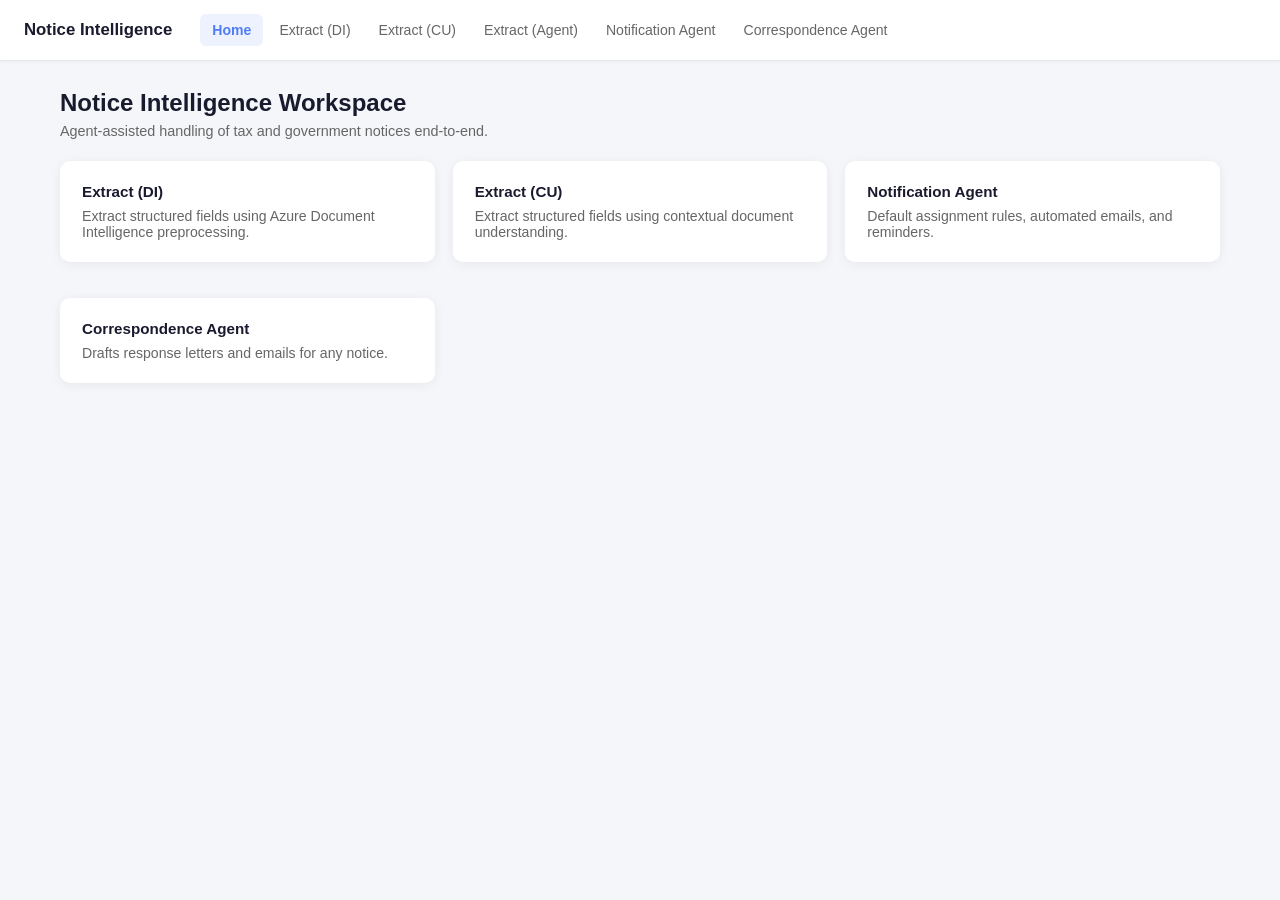
<file: src/agentdi/wwwroot/index.html>
<!DOCTYPE html>
<html lang="en">
<head>
  <meta charset="UTF-8" />
  <meta name="viewport" content="width=device-width, initial-scale=1.0" />
  <title>Notice Intelligence</title>
  <link rel="stylesheet" href="assets/styles.css" />
</head>
<body>
  <main>
    <h1>Notice Intelligence Workspace</h1>
    <div class="subtitle">Agent-assisted handling of tax and government notices end-to-end.</div>

    <div class="grid-3">
      <a class="card" href="pages/extract-di.html" style="text-decoration:none;color:inherit;">
        <h3>Extract (DI)</h3>
        <p style="color:var(--muted);font-size:0.88rem;">Extract structured fields using Azure Document Intelligence preprocessing.</p>
      </a>
      <a class="card" href="pages/extract-cu.html" style="text-decoration:none;color:inherit;">
        <h3>Extract (CU)</h3>
        <p style="color:var(--muted);font-size:0.88rem;">Extract structured fields using contextual document understanding.</p>
      </a>
      <a class="card" href="pages/notification.html" style="text-decoration:none;color:inherit;">
        <h3>Notification Agent</h3>
        <p style="color:var(--muted);font-size:0.88rem;">Default assignment rules, automated emails, and reminders.</p>
      </a>
      <a class="card" href="pages/correspondence.html" style="text-decoration:none;color:inherit;">
        <h3>Correspondence Agent</h3>
        <p style="color:var(--muted);font-size:0.88rem;">Drafts response letters and emails for any notice.</p>
      </a>
    </div>
  </main>

  <script src="assets/app.js?v=20260506"></script>
  <script>renderHeader('Home');</script>
</body>
</html>
</file>
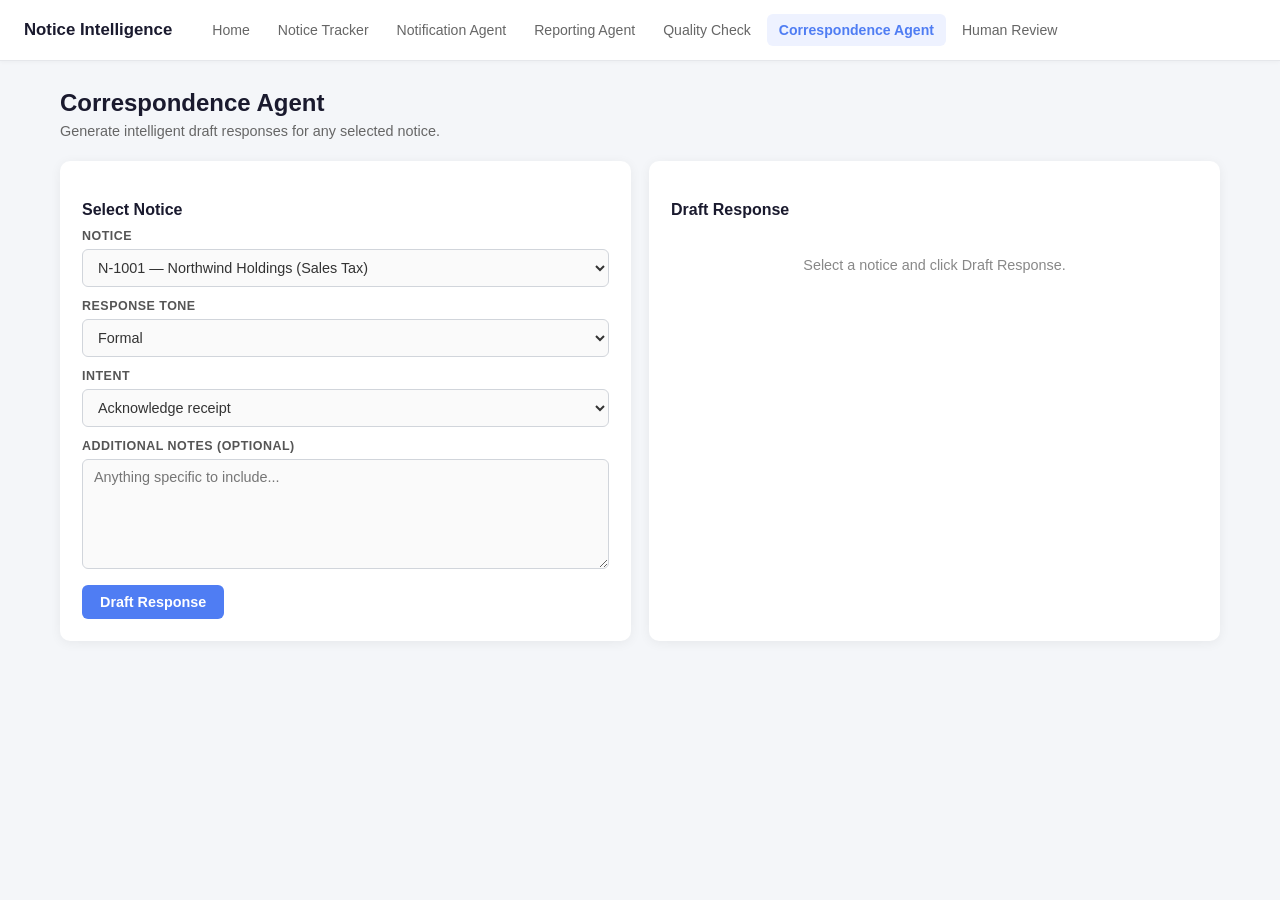
<file: src/app/pages/correspondence.html>
<!DOCTYPE html>
<html lang="en">
<head>
  <meta charset="UTF-8" />
  <meta name="viewport" content="width=device-width, initial-scale=1.0" />
  <title>Correspondence Agent</title>
  <link rel="stylesheet" href="../assets/styles.css" />
</head>
<body>
  <main>
    <h1>Correspondence Agent</h1>
    <div class="subtitle">Generate intelligent draft responses for any selected notice.</div>

    <div class="grid-2">
      <div class="card">
        <h2>Select Notice</h2>
        <div class="row">
          <label>Notice</label>
          <select id="notice-select"></select>
        </div>
        <div class="row">
          <label>Response Tone</label>
          <select id="tone">
            <option value="formal">Formal</option>
            <option value="concise">Concise</option>
            <option value="apologetic">Apologetic</option>
            <option value="dispute">Dispute</option>
          </select>
        </div>
        <div class="row">
          <label>Intent</label>
          <select id="intent">
            <option value="acknowledge">Acknowledge receipt</option>
            <option value="request-extension">Request extension</option>
            <option value="dispute">Dispute amount</option>
            <option value="confirm-payment">Confirm payment</option>
          </select>
        </div>
        <div class="row">
          <label>Additional Notes (optional)</label>
          <textarea id="notes" placeholder="Anything specific to include..."></textarea>
        </div>
        <button id="generate">Draft Response</button>
      </div>

      <div class="card">
        <h2>Draft Response</h2>
        <div id="draft-area">
          <div class="empty">Select a notice and click Draft Response.</div>
        </div>
      </div>
    </div>
  </main>

  <script src="../assets/data.js"></script>
  <script src="../assets/app.js"></script>
  <script>
    renderHeader('Correspondence Agent');

    const sel = document.getElementById('notice-select');
    sel.innerHTML = MOCK.notices.map(n =>
      `<option value="${n.id}">${esc(n.id)} — ${esc(n.entity)} (${esc(n.taxType)})</option>`
    ).join('');

    function draft(notice, tone, intent, notes) {
      const greeting = tone === 'concise' ? 'Hello,' : 'To Whom It May Concern,';
      const closing = tone === 'concise' ? 'Regards,' : 'Sincerely,';
      const intro = {
        acknowledge: `We acknowledge receipt of notice ${notice.id} dated ${notice.noticeDate} regarding ${notice.taxType}.`,
        'request-extension': `We are writing in reference to notice ${notice.id} dated ${notice.noticeDate} and respectfully request an extension to respond.`,
        dispute: `We are writing in reference to notice ${notice.id} dated ${notice.noticeDate}. After review, we believe the assessed amount of ${notice.amountDue ?? 0} ${notice.currency} requires further clarification.`,
        'confirm-payment': `We confirm payment in response to notice ${notice.id} dated ${notice.noticeDate} for ${notice.taxType}.`
      }[intent];

      const body = {
        acknowledge: `We are reviewing the items described and will respond by ${notice.dueDate ?? 'the indicated due date'}.`,
        'request-extension': `Given the volume of supporting documentation required, we request an additional 30 days beyond the current due date of ${notice.dueDate ?? 'the indicated due date'}.`,
        dispute: `Our records indicate a different calculation. We have attached supporting documentation and request a review at your earliest convenience.`,
        'confirm-payment': `Payment has been remitted in full. Please update your records and confirm receipt.`
      }[intent];

      const apology = tone === 'apologetic' ? '\n\nWe apologize for any inconvenience caused and appreciate your patience.' : '';
      const extra = notes ? `\n\nAdditional information: ${notes}` : '';

      return `${greeting}\n\n${intro}\n\n${body}${apology}${extra}\n\nPlease direct any questions to the assignee on file (${notice.assignedTo}).\n\n${closing}\n${notice.entity} — Tax Operations`;
    }

    document.getElementById('generate').addEventListener('click', () => {
      const n = MOCK.notices.find(x => x.id === sel.value);
      const text = draft(
        n,
        document.getElementById('tone').value,
        document.getElementById('intent').value,
        document.getElementById('notes').value.trim()
      );
      document.getElementById('draft-area').innerHTML = `
        <textarea id="draft-text" style="min-height:280px;font-family:ui-monospace,Menlo,Consolas,monospace;font-size:0.82rem;">${esc(text)}</textarea>
        <div class="flex" style="margin-top:10px;">
          <button id="copy">Copy</button>
          <button id="save" class="btn-secondary" style="color:#fff;background:#16a34a;">Save to Notice</button>
        </div>
        <div id="save-msg"></div>
      `;
      document.getElementById('copy').addEventListener('click', () => {
        navigator.clipboard.writeText(document.getElementById('draft-text').value);
        document.getElementById('save-msg').innerHTML = `<div class="notice success">Copied to clipboard.</div>`;
      });
      document.getElementById('save').addEventListener('click', () => {
        n.attachments.push({ name: `draft-response-${Date.now()}.txt`, kind: 'response' });
        document.getElementById('save-msg').innerHTML = `<div class="notice success">Saved as response attachment on ${n.id}.</div>`;
      });
    });
  </script>
</body>
</html>
</file>
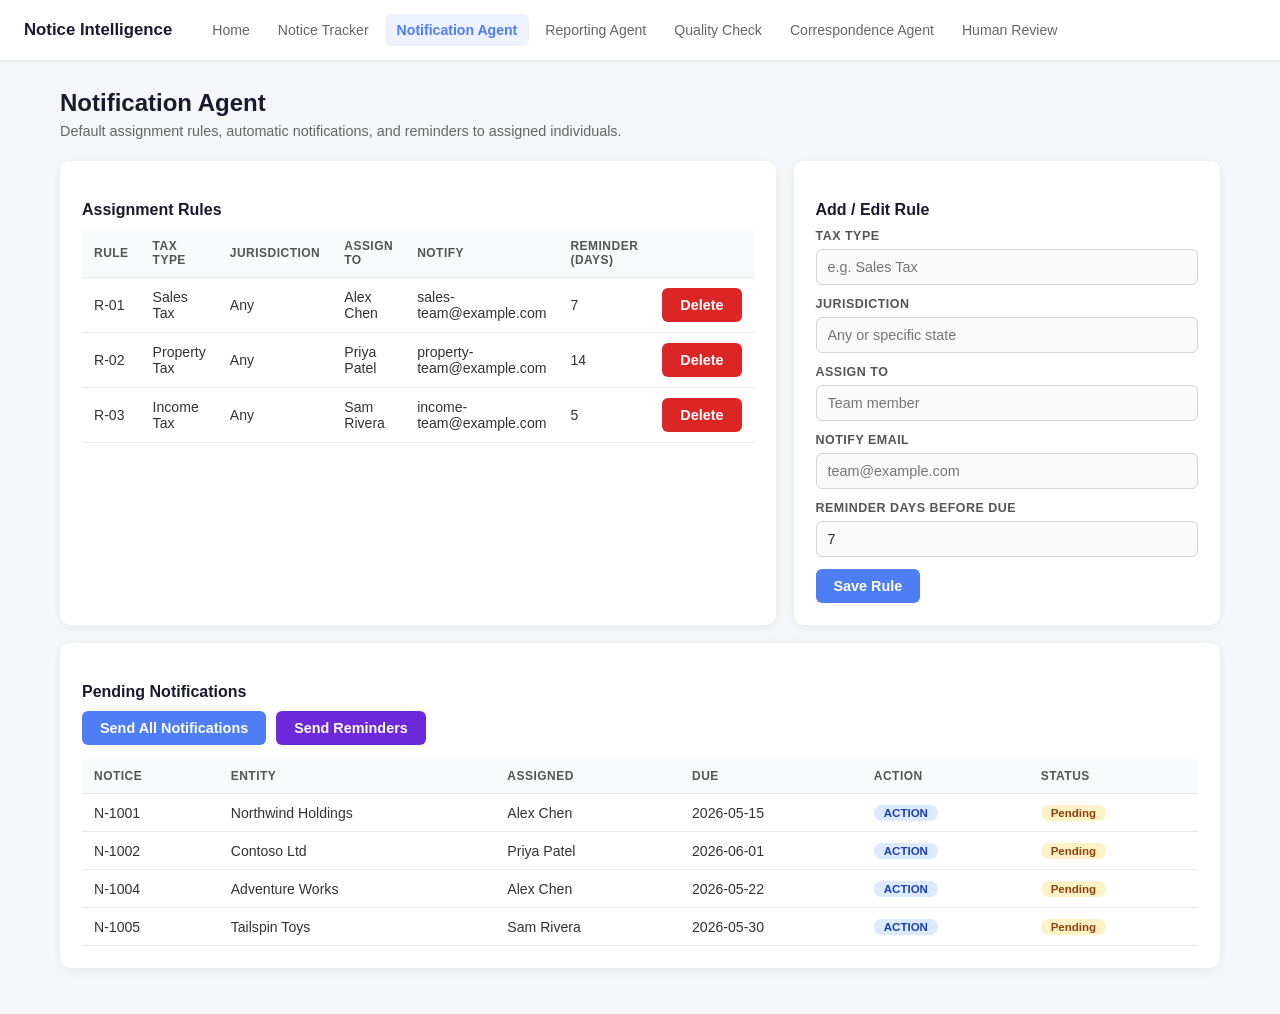
<file: src/app/pages/notification.html>
<!DOCTYPE html>
<html lang="en">
<head>
  <meta charset="UTF-8" />
  <meta name="viewport" content="width=device-width, initial-scale=1.0" />
  <title>Notification Agent</title>
  <link rel="stylesheet" href="../assets/styles.css" />
</head>
<body>
  <main>
    <h1>Notification Agent</h1>
    <div class="subtitle">Default assignment rules, automatic notifications, and reminders to assigned individuals.</div>

    <div id="msg"></div>

    <div class="grid-2">
      <div class="card">
        <h2>Assignment Rules</h2>
        <table>
          <thead>
            <tr><th>Rule</th><th>Tax Type</th><th>Jurisdiction</th><th>Assign To</th><th>Notify</th><th>Reminder (days)</th><th></th></tr>
          </thead>
          <tbody id="rules-body"></tbody>
        </table>
      </div>

      <div class="card">
        <h2>Add / Edit Rule</h2>
        <div class="row"><label>Tax Type</label><input type="text" id="r-tax" placeholder="e.g. Sales Tax" /></div>
        <div class="row"><label>Jurisdiction</label><input type="text" id="r-juris" placeholder="Any or specific state" /></div>
        <div class="row"><label>Assign To</label><input type="text" id="r-assign" placeholder="Team member" /></div>
        <div class="row"><label>Notify Email</label><input type="email" id="r-email" placeholder="team@example.com" /></div>
        <div class="row"><label>Reminder Days Before Due</label><input type="number" id="r-days" value="7" min="1" /></div>
        <button id="r-add">Save Rule</button>
      </div>
    </div>

    <div class="card">
      <h2>Pending Notifications</h2>
      <div class="toolbar">
        <button id="send-all">Send All Notifications</button>
        <button id="send-reminders" class="btn-secondary" style="color:#fff;background:#6d28d9;">Send Reminders</button>
      </div>
      <table>
        <thead>
          <tr><th>Notice</th><th>Entity</th><th>Assigned</th><th>Due</th><th>Action</th><th>Status</th></tr>
        </thead>
        <tbody id="pending-body"></tbody>
      </table>
    </div>
  </main>

  <script src="../assets/data.js"></script>
  <script src="../assets/app.js"></script>
  <script>
    renderHeader('Notification Agent');

    const sentSet = new Set();

    function showMsg(text, kind = 'success') {
      const el = document.getElementById('msg');
      el.innerHTML = `<div class="notice ${kind}">${esc(text)}</div>`;
      setTimeout(() => { el.innerHTML = ''; }, 3000);
    }

    function renderRules() {
      document.getElementById('rules-body').innerHTML = MOCK.rules.map(r => `
        <tr>
          <td>${esc(r.id)}</td>
          <td>${esc(r.taxType)}</td>
          <td>${esc(r.jurisdiction)}</td>
          <td>${esc(r.assignTo)}</td>
          <td>${esc(r.notify)}</td>
          <td>${r.reminderDays}</td>
          <td><button class="btn-danger" data-id="${r.id}">Delete</button></td>
        </tr>
      `).join('');
      document.querySelectorAll('#rules-body button[data-id]').forEach(b =>
        b.addEventListener('click', () => {
          const i = MOCK.rules.findIndex(r => r.id === b.dataset.id);
          if (i >= 0) MOCK.rules.splice(i, 1);
          renderRules();
        })
      );
    }

    function renderPending() {
      const open = MOCK.notices.filter(n => n.status !== 'Closed');
      document.getElementById('pending-body').innerHTML = open.map(n => `
        <tr>
          <td>${esc(n.id)}</td>
          <td>${esc(n.entity)}</td>
          <td>${esc(n.assignedTo)}</td>
          <td>${esc(n.dueDate)}</td>
          <td>${n.actionRequired ? '<span class="badge action">ACTION</span>' : '<span class="badge info">INFO</span>'}</td>
          <td>${sentSet.has(n.id) ? '<span class="badge closed">Notified</span>' : '<span class="badge open">Pending</span>'}</td>
        </tr>
      `).join('');
    }

    document.getElementById('r-add').addEventListener('click', () => {
      const tax = document.getElementById('r-tax').value.trim();
      const assign = document.getElementById('r-assign').value.trim();
      if (!tax || !assign) { showMsg('Tax type and assignee are required.', 'warn'); return; }
      MOCK.rules.push({
        id: 'R-' + String(MOCK.rules.length + 1).padStart(2, '0'),
        taxType: tax,
        jurisdiction: document.getElementById('r-juris').value.trim() || 'Any',
        assignTo: assign,
        notify: document.getElementById('r-email').value.trim() || 'team@example.com',
        reminderDays: parseInt(document.getElementById('r-days').value, 10) || 7
      });
      ['r-tax','r-juris','r-assign','r-email'].forEach(id => document.getElementById(id).value = '');
      renderRules();
      showMsg('Rule saved.');
    });

    document.getElementById('send-all').addEventListener('click', () => {
      const open = MOCK.notices.filter(n => n.status !== 'Closed');
      open.forEach(n => sentSet.add(n.id));
      renderPending();
      showMsg(`Notifications dispatched to ${open.length} assignees.`);
    });

    document.getElementById('send-reminders').addEventListener('click', () => {
      const open = MOCK.notices.filter(n => n.status !== 'Closed' && n.dueDate);
      showMsg(`Reminders sent for ${open.length} upcoming notices.`);
    });

    renderRules();
    renderPending();
  </script>
</body>
</html>
</file>
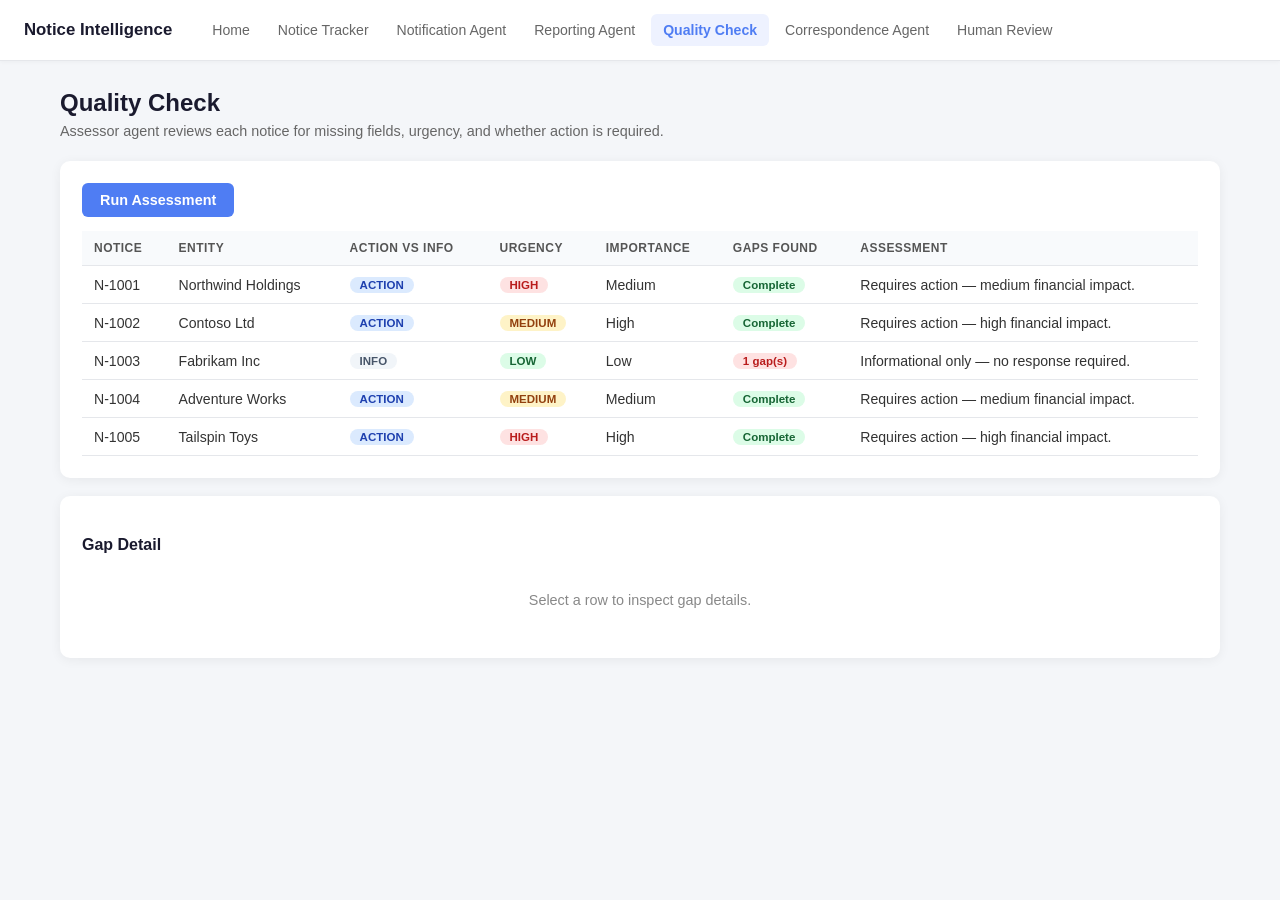
<file: src/app/pages/quality.html>
<!DOCTYPE html>
<html lang="en">
<head>
  <meta charset="UTF-8" />
  <meta name="viewport" content="width=device-width, initial-scale=1.0" />
  <title>Quality Check</title>
  <link rel="stylesheet" href="../assets/styles.css" />
</head>
<body>
  <main>
    <h1>Quality Check</h1>
    <div class="subtitle">Assessor agent reviews each notice for missing fields, urgency, and whether action is required.</div>

    <div class="card">
      <div class="toolbar">
        <button id="run">Run Assessment</button>
        <span class="spacer"></span>
        <span id="status" style="color:var(--muted);font-size:0.85rem;"></span>
      </div>

      <table>
        <thead>
          <tr>
            <th>Notice</th>
            <th>Entity</th>
            <th>Action vs Info</th>
            <th>Urgency</th>
            <th>Importance</th>
            <th>Gaps Found</th>
            <th>Assessment</th>
          </tr>
        </thead>
        <tbody id="qc-body"></tbody>
      </table>
    </div>

    <div class="card">
      <h2>Gap Detail</h2>
      <div id="gap-detail" class="empty">Select a row to inspect gap details.</div>
    </div>
  </main>

  <script src="../assets/data.js"></script>
  <script src="../assets/app.js"></script>
  <script>
    renderHeader('Quality Check');

    const REQUIRED = ['entity','jurisdiction','taxType','noticeDate','dueDate','amountDue','assignedTo'];

    function assess(n) {
      const gaps = [];
      REQUIRED.forEach(f => {
        const v = n[f];
        if (v == null || v === '' || v === 0 && f === 'amountDue' && n.actionRequired) {
          gaps.push(f);
        }
      });
      let importance = 'Low';
      if (n.amountDue >= 5000) importance = 'High';
      else if (n.amountDue >= 1000) importance = 'Medium';
      const note = n.actionRequired
        ? `Requires action — ${importance.toLowerCase()} financial impact.`
        : 'Informational only — no response required.';
      return { gaps, importance, note };
    }

    function render() {
      document.getElementById('qc-body').innerHTML = MOCK.notices.map(n => {
        const a = assess(n);
        return `
          <tr data-id="${n.id}" style="cursor:pointer;">
            <td>${esc(n.id)}</td>
            <td>${esc(n.entity)}</td>
            <td>${n.actionRequired ? '<span class="badge action">ACTION</span>' : '<span class="badge info">INFO</span>'}</td>
            <td><span class="badge ${n.urgency}">${n.urgency.toUpperCase()}</span></td>
            <td>${esc(a.importance)}</td>
            <td>${a.gaps.length ? `<span class="badge high">${a.gaps.length} gap(s)</span>` : '<span class="badge closed">Complete</span>'}</td>
            <td>${esc(a.note)}</td>
          </tr>
        `;
      }).join('');
      document.querySelectorAll('#qc-body tr[data-id]').forEach(tr =>
        tr.addEventListener('click', () => showGaps(tr.dataset.id))
      );
    }

    function showGaps(id) {
      const n = MOCK.notices.find(x => x.id === id);
      const a = assess(n);
      const el = document.getElementById('gap-detail');
      el.classList.remove('empty');
      el.innerHTML = `
        <h3>${esc(n.id)} — ${esc(n.entity)}</h3>
        <div class="summary">${esc(a.note)}</div>
        ${a.gaps.length
          ? `<h3 style="margin-top:14px;">Missing or weak fields</h3>
             <ul style="padding-left:20px;font-size:0.9rem;">${a.gaps.map(g => `<li>${esc(g)}</li>`).join('')}</ul>`
          : `<div class="notice success" style="margin-top:14px;">No gaps detected.</div>`}
      `;
    }

    document.getElementById('run').addEventListener('click', () => {
      document.getElementById('status').textContent = 'Assessing...';
      setTimeout(() => {
        render();
        document.getElementById('status').textContent = 'Assessment complete.';
      }, 400);
    });

    render();
  </script>
</body>
</html>
</file>
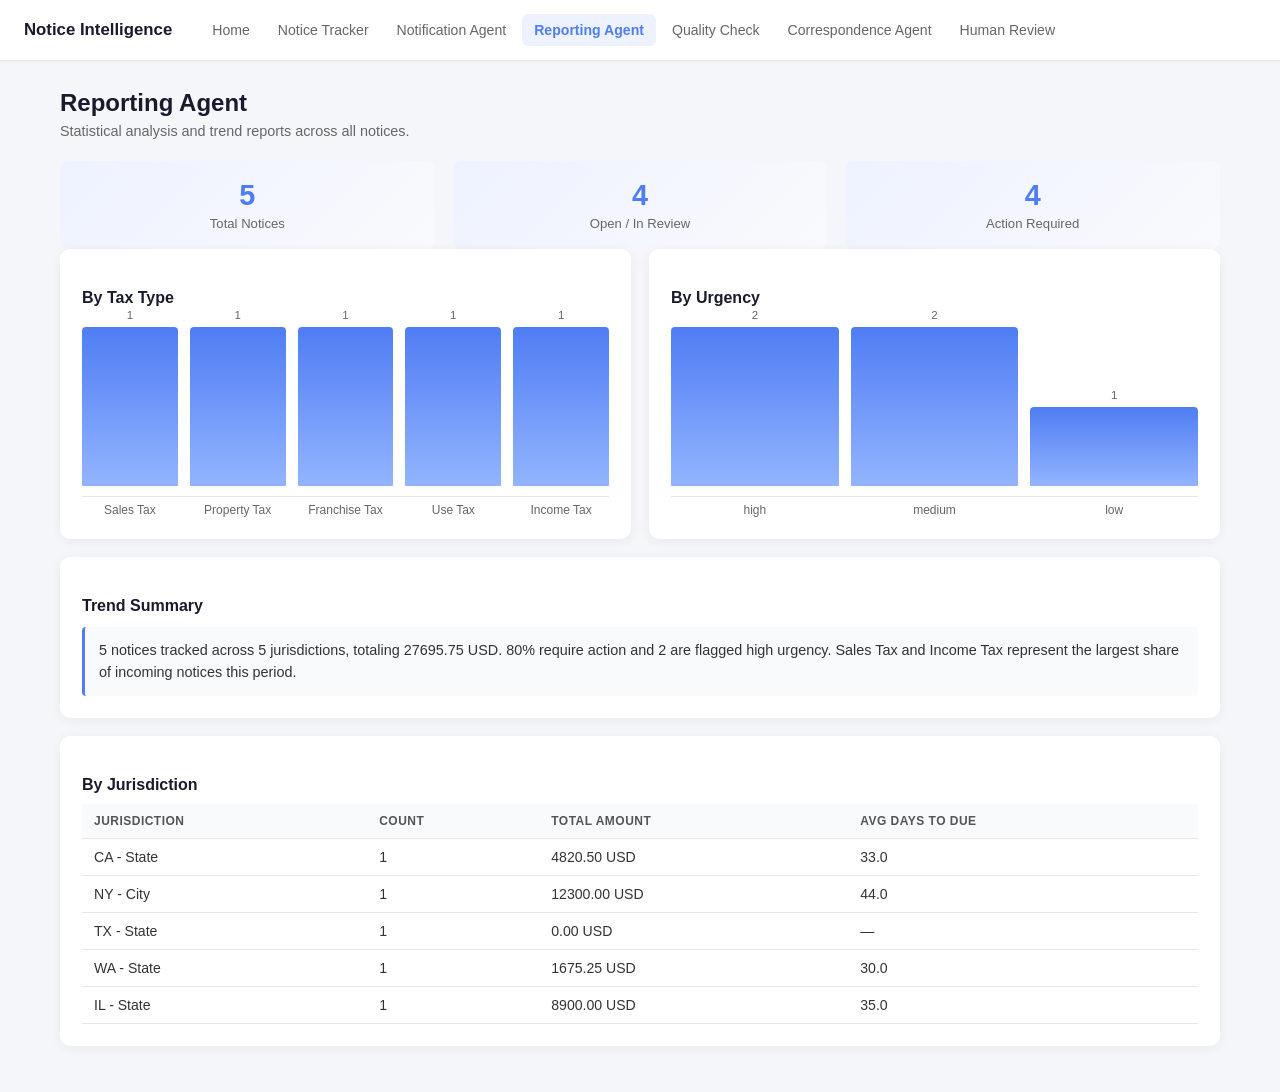
<file: src/app/pages/reporting.html>
<!DOCTYPE html>
<html lang="en">
<head>
  <meta charset="UTF-8" />
  <meta name="viewport" content="width=device-width, initial-scale=1.0" />
  <title>Reporting Agent</title>
  <link rel="stylesheet" href="../assets/styles.css" />
</head>
<body>
  <main>
    <h1>Reporting Agent</h1>
    <div class="subtitle">Statistical analysis and trend reports across all notices.</div>

    <div class="grid-3" id="stats"></div>

    <div class="grid-2">
      <div class="card">
        <h2>By Tax Type</h2>
        <div class="bar-chart" id="chart-tax"></div>
        <div class="bar-labels" id="labels-tax"></div>
      </div>
      <div class="card">
        <h2>By Urgency</h2>
        <div class="bar-chart" id="chart-urg"></div>
        <div class="bar-labels" id="labels-urg"></div>
      </div>
    </div>

    <div class="card">
      <h2>Trend Summary</h2>
      <div class="summary" id="summary"></div>
    </div>

    <div class="card">
      <h2>By Jurisdiction</h2>
      <table>
        <thead><tr><th>Jurisdiction</th><th>Count</th><th>Total Amount</th><th>Avg Days to Due</th></tr></thead>
        <tbody id="juris-body"></tbody>
      </table>
    </div>
  </main>

  <script src="../assets/data.js"></script>
  <script src="../assets/app.js"></script>
  <script>
    renderHeader('Reporting Agent');

    const notices = MOCK.notices;

    const total = notices.length;
    const action = notices.filter(n => n.actionRequired).length;
    const open = notices.filter(n => n.status !== 'Closed').length;
    const totalAmount = notices.reduce((s, n) => s + (n.amountDue || 0), 0);

    document.getElementById('stats').innerHTML = `
      <div class="stat"><div class="num">${total}</div><div class="lbl">Total Notices</div></div>
      <div class="stat"><div class="num">${open}</div><div class="lbl">Open / In Review</div></div>
      <div class="stat"><div class="num">${action}</div><div class="lbl">Action Required</div></div>
    `;

    function groupCount(field) {
      const m = {};
      notices.forEach(n => { m[n[field]] = (m[n[field]] || 0) + 1; });
      return m;
    }

    function renderChart(chartId, labelId, data) {
      const max = Math.max(...Object.values(data), 1);
      const keys = Object.keys(data);
      document.getElementById(chartId).innerHTML = keys.map(k =>
        `<div class="bar" style="height:${(data[k] / max) * 100}%" data-value="${data[k]}"></div>`
      ).join('');
      document.getElementById(labelId).innerHTML = keys.map(k => `<span>${esc(k)}</span>`).join('');
    }

    renderChart('chart-tax', 'labels-tax', groupCount('taxType'));
    renderChart('chart-urg', 'labels-urg', groupCount('urgency'));

    const jurisMap = {};
    notices.forEach(n => {
      const j = n.jurisdiction;
      if (!jurisMap[j]) jurisMap[j] = { count: 0, amount: 0, days: [] };
      jurisMap[j].count++;
      jurisMap[j].amount += n.amountDue || 0;
      if (n.noticeDate && n.dueDate) {
        const d = (new Date(n.dueDate) - new Date(n.noticeDate)) / 86400000;
        jurisMap[j].days.push(d);
      }
    });
    document.getElementById('juris-body').innerHTML = Object.entries(jurisMap).map(([j, v]) => {
      const avg = v.days.length ? (v.days.reduce((a, b) => a + b, 0) / v.days.length).toFixed(1) : '—';
      return `<tr><td>${esc(j)}</td><td>${v.count}</td><td>${v.amount.toFixed(2)} USD</td><td>${avg}</td></tr>`;
    }).join('');

    const highCount = notices.filter(n => n.urgency === 'high').length;
    const pct = total ? Math.round((action / total) * 100) : 0;
    document.getElementById('summary').textContent =
      `${total} notices tracked across ${Object.keys(jurisMap).length} jurisdictions, totaling ${totalAmount.toFixed(2)} USD. ` +
      `${pct}% require action and ${highCount} are flagged high urgency. ` +
      `Sales Tax and Income Tax represent the largest share of incoming notices this period.`;
  </script>
</body>
</html>
</file>
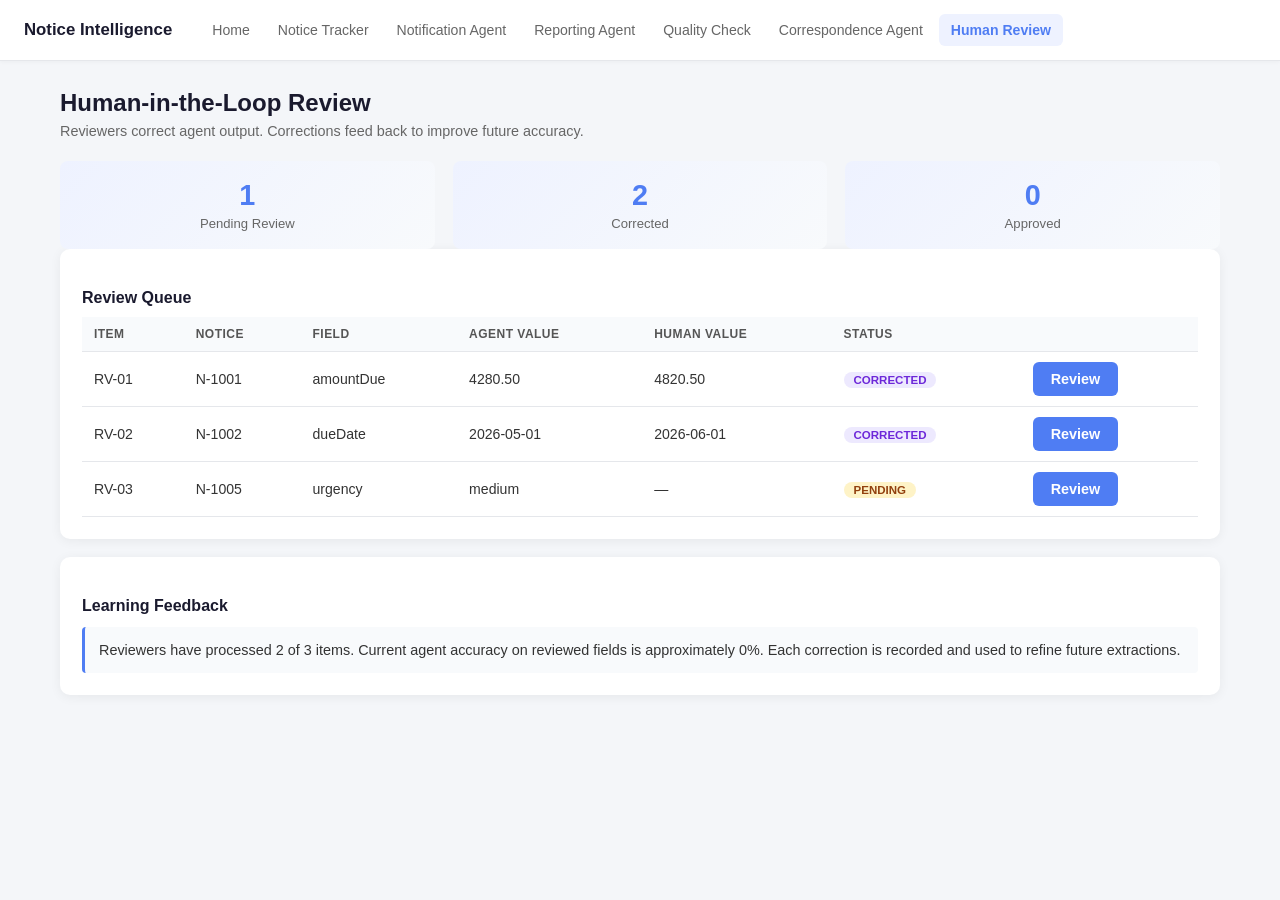
<file: src/app/pages/review.html>
<!DOCTYPE html>
<html lang="en">
<head>
  <meta charset="UTF-8" />
  <meta name="viewport" content="width=device-width, initial-scale=1.0" />
  <title>Human Review</title>
  <link rel="stylesheet" href="../assets/styles.css" />
</head>
<body>
  <main>
    <h1>Human-in-the-Loop Review</h1>
    <div class="subtitle">Reviewers correct agent output. Corrections feed back to improve future accuracy.</div>

    <div class="grid-3" id="stats"></div>

    <div class="card">
      <h2>Review Queue</h2>
      <table>
        <thead>
          <tr><th>Item</th><th>Notice</th><th>Field</th><th>Agent Value</th><th>Human Value</th><th>Status</th><th></th></tr>
        </thead>
        <tbody id="queue-body"></tbody>
      </table>
    </div>

    <div class="card" id="edit-card" style="display:none;">
      <h2 id="edit-title">Correct Field</h2>
      <div class="row">
        <label>Agent value</label>
        <input type="text" id="agent-val" disabled />
      </div>
      <div class="row">
        <label>Corrected value</label>
        <input type="text" id="human-val" />
      </div>
      <div class="flex">
        <button id="approve">Approve Agent Value</button>
        <button id="save-corr" class="btn-secondary" style="color:#fff;background:#16a34a;">Save Correction</button>
      </div>
      <div id="msg"></div>
    </div>

    <div class="card">
      <h2>Learning Feedback</h2>
      <div class="summary" id="feedback-summary"></div>
    </div>
  </main>

  <script src="../assets/data.js"></script>
  <script src="../assets/app.js"></script>
  <script>
    renderHeader('Human Review');

    let editingId = null;

    function renderStats() {
      const q = MOCK.reviewQueue;
      const corrected = q.filter(x => x.status === 'corrected').length;
      const pending = q.filter(x => x.status === 'pending').length;
      const approved = q.filter(x => x.status === 'approved').length;
      document.getElementById('stats').innerHTML = `
        <div class="stat"><div class="num">${pending}</div><div class="lbl">Pending Review</div></div>
        <div class="stat"><div class="num">${corrected}</div><div class="lbl">Corrected</div></div>
        <div class="stat"><div class="num">${approved}</div><div class="lbl">Approved</div></div>
      `;
      const total = q.length || 1;
      const accuracy = Math.round(((approved) / total) * 100);
      document.getElementById('feedback-summary').textContent =
        `Reviewers have processed ${corrected + approved} of ${q.length} items. ` +
        `Current agent accuracy on reviewed fields is approximately ${accuracy}%. ` +
        `Each correction is recorded and used to refine future extractions.`;
    }

    function renderQueue() {
      document.getElementById('queue-body').innerHTML = MOCK.reviewQueue.map(r => `
        <tr>
          <td>${esc(r.id)}</td>
          <td>${esc(r.noticeId)}</td>
          <td>${esc(r.field)}</td>
          <td>${esc(r.agentValue)}</td>
          <td>${r.humanValue == null ? '—' : esc(r.humanValue)}</td>
          <td><span class="badge ${r.status === 'pending' ? 'open' : r.status === 'corrected' ? 'review' : 'closed'}">${esc(r.status.toUpperCase())}</span></td>
          <td><button data-id="${r.id}">Review</button></td>
        </tr>
      `).join('');
      document.querySelectorAll('#queue-body button[data-id]').forEach(b =>
        b.addEventListener('click', () => openEdit(b.dataset.id))
      );
    }

    function openEdit(id) {
      const r = MOCK.reviewQueue.find(x => x.id === id);
      if (!r) return;
      editingId = id;
      document.getElementById('edit-card').style.display = 'block';
      document.getElementById('edit-title').textContent = `Correct ${r.field} on ${r.noticeId}`;
      document.getElementById('agent-val').value = r.agentValue;
      document.getElementById('human-val').value = r.humanValue ?? '';
      document.getElementById('msg').innerHTML = '';
    }

    document.getElementById('approve').addEventListener('click', () => {
      if (!editingId) return;
      const r = MOCK.reviewQueue.find(x => x.id === editingId);
      r.status = 'approved';
      r.humanValue = r.agentValue;
      document.getElementById('msg').innerHTML = `<div class="notice success">Agent value approved. Recorded as positive signal.</div>`;
      renderQueue(); renderStats();
    });

    document.getElementById('save-corr').addEventListener('click', () => {
      if (!editingId) return;
      const v = document.getElementById('human-val').value.trim();
      if (!v) { document.getElementById('msg').innerHTML = `<div class="notice warn">Please enter a corrected value.</div>`; return; }
      const r = MOCK.reviewQueue.find(x => x.id === editingId);
      r.humanValue = v;
      r.status = 'corrected';
      document.getElementById('msg').innerHTML = `<div class="notice success">Correction saved. Feedback queued for agent improvement.</div>`;
      renderQueue(); renderStats();
    });

    renderStats();
    renderQueue();
  </script>
</body>
</html>
</file>
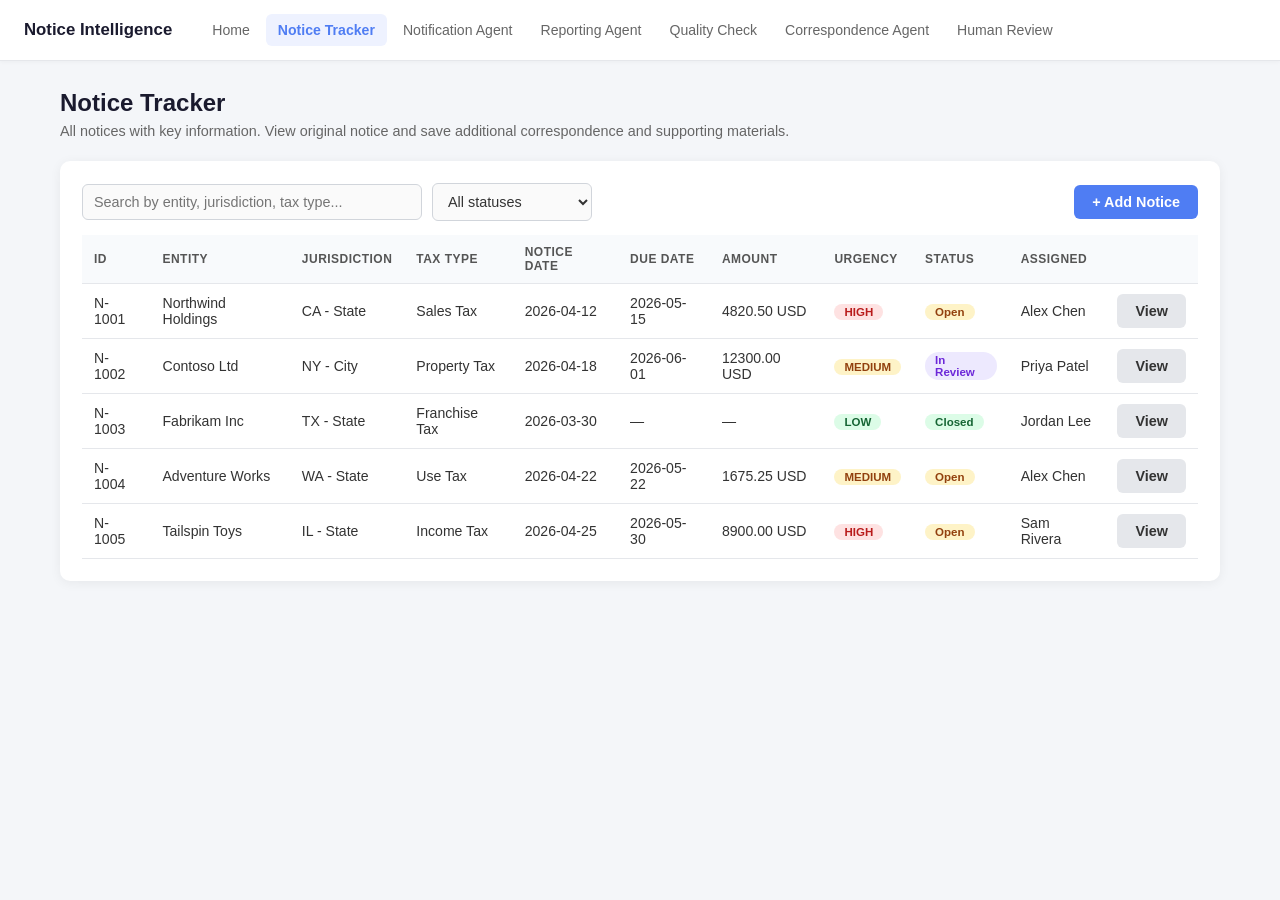
<file: src/app/pages/tracker.html>
<!DOCTYPE html>
<html lang="en">
<head>
  <meta charset="UTF-8" />
  <meta name="viewport" content="width=device-width, initial-scale=1.0" />
  <title>Notice Tracker</title>
  <link rel="stylesheet" href="../assets/styles.css" />
</head>
<body>
  <main>
    <h1>Notice Tracker</h1>
    <div class="subtitle">All notices with key information. View original notice and save additional correspondence and supporting materials.</div>

    <div class="card">
      <div class="toolbar">
        <input type="text" id="search" placeholder="Search by entity, jurisdiction, tax type..." style="max-width:340px;" />
        <select id="filter-status" style="max-width:160px;">
          <option value="">All statuses</option>
          <option>Open</option>
          <option>In Review</option>
          <option>Closed</option>
        </select>
        <div class="spacer"></div>
        <button id="add-btn">+ Add Notice</button>
      </div>
      <table id="tbl">
        <thead>
          <tr>
            <th>ID</th>
            <th>Entity</th>
            <th>Jurisdiction</th>
            <th>Tax Type</th>
            <th>Notice Date</th>
            <th>Due Date</th>
            <th>Amount</th>
            <th>Urgency</th>
            <th>Status</th>
            <th>Assigned</th>
            <th></th>
          </tr>
        </thead>
        <tbody id="tbl-body"></tbody>
      </table>
    </div>

    <div class="card" id="detail" style="display:none;">
      <h2 id="detail-title">Notice Detail</h2>
      <div class="grid-2">
        <div>
          <h3>Key Information</h3>
          <div id="detail-fields"></div>
        </div>
        <div>
          <h3>Notice Document</h3>
          <pre id="notice-preview" style="max-height:240px;">Original notice preview placeholder.</pre>

          <h3 style="margin-top:14px;">Correspondence &amp; Materials</h3>
          <div id="attachments"></div>
          <div class="row" style="margin-top:10px;">
            <label>Add correspondence / supporting material</label>
            <input type="text" id="att-name" placeholder="File name or description" />
          </div>
          <div class="flex">
            <select id="att-kind" style="max-width:200px;">
              <option value="correspondence">Correspondence</option>
              <option value="supporting">Supporting material</option>
              <option value="response">Response</option>
            </select>
            <button id="att-add">Save Attachment</button>
          </div>
        </div>
      </div>
    </div>
  </main>

  <script src="../assets/data.js"></script>
  <script src="../assets/app.js"></script>
  <script>
    renderHeader('Notice Tracker');

    const body = document.getElementById('tbl-body');
    const search = document.getElementById('search');
    const filter = document.getElementById('filter-status');
    let selectedId = null;

    function rows() {
      const q = search.value.toLowerCase();
      const s = filter.value;
      return MOCK.notices.filter(n =>
        (!s || n.status === s) &&
        (!q || `${n.entity} ${n.jurisdiction} ${n.taxType} ${n.id}`.toLowerCase().includes(q))
      );
    }

    function render() {
      const list = rows();
      if (!list.length) {
        body.innerHTML = `<tr><td colspan="11" class="empty">No notices match.</td></tr>`;
        return;
      }
      body.innerHTML = list.map(n => `
        <tr>
          <td>${esc(n.id)}</td>
          <td>${esc(n.entity)}</td>
          <td>${esc(n.jurisdiction)}</td>
          <td>${esc(n.taxType)}</td>
          <td>${esc(n.noticeDate)}</td>
          <td>${esc(n.dueDate)}</td>
          <td>${n.amountDue ? n.amountDue.toFixed(2) + ' ' + n.currency : '—'}</td>
          <td><span class="badge ${n.urgency}">${n.urgency.toUpperCase()}</span></td>
          <td><span class="badge ${n.status === 'Closed' ? 'closed' : n.status === 'In Review' ? 'review' : 'open'}">${esc(n.status)}</span></td>
          <td>${esc(n.assignedTo)}</td>
          <td><button class="btn-secondary" data-id="${n.id}">View</button></td>
        </tr>
      `).join('');
      body.querySelectorAll('button[data-id]').forEach(b =>
        b.addEventListener('click', () => showDetail(b.dataset.id))
      );
    }

    function showDetail(id) {
      const n = MOCK.notices.find(x => x.id === id);
      if (!n) return;
      selectedId = id;
      document.getElementById('detail').style.display = 'block';
      document.getElementById('detail-title').textContent = `Notice ${n.id} — ${n.entity}`;
      document.getElementById('detail-fields').innerHTML = `
        <div class="field-grid" style="display:grid;grid-template-columns:160px 1fr;gap:6px 12px;font-size:0.9rem;">
          <div style="color:#666;font-weight:600;">Entity</div><div>${esc(n.entity)}</div>
          <div style="color:#666;font-weight:600;">Jurisdiction</div><div>${esc(n.jurisdiction)}</div>
          <div style="color:#666;font-weight:600;">Tax Type</div><div>${esc(n.taxType)}</div>
          <div style="color:#666;font-weight:600;">Notice Date</div><div>${esc(n.noticeDate)}</div>
          <div style="color:#666;font-weight:600;">Due Date</div><div>${esc(n.dueDate)}</div>
          <div style="color:#666;font-weight:600;">Amount Due</div><div>${n.amountDue ? n.amountDue.toFixed(2) + ' ' + n.currency : '—'}</div>
          <div style="color:#666;font-weight:600;">Urgency</div><div><span class="badge ${n.urgency}">${n.urgency.toUpperCase()}</span></div>
          <div style="color:#666;font-weight:600;">Action?</div><div>${n.actionRequired ? '<span class="badge action">ACTION REQUIRED</span>' : '<span class="badge info">INFORMATIONAL</span>'}</div>
          <div style="color:#666;font-weight:600;">Status</div><div>${esc(n.status)}</div>
          <div style="color:#666;font-weight:600;">Assigned</div><div>${esc(n.assignedTo)}</div>
        </div>
        <div class="summary">${esc(n.summary)}</div>
      `;
      document.getElementById('notice-preview').textContent =
        `[Preview of ${n.id}]\n\nFrom: ${n.jurisdiction} Tax Authority\nTo: ${n.entity}\nDate: ${n.noticeDate}\n\n${n.summary}`;
      renderAttachments(n);
    }

    function renderAttachments(n) {
      const el = document.getElementById('attachments');
      if (!n.attachments.length) {
        el.innerHTML = `<div class="empty" style="padding:14px;">No attachments yet.</div>`;
        return;
      }
      el.innerHTML = n.attachments.map(a => `
        <div class="list-item">
          <strong>${esc(a.name)}</strong>
          <div class="meta">Type: ${esc(a.kind)}</div>
        </div>
      `).join('');
    }

    document.getElementById('att-add').addEventListener('click', () => {
      if (!selectedId) return;
      const name = document.getElementById('att-name').value.trim();
      if (!name) return;
      const kind = document.getElementById('att-kind').value;
      const n = MOCK.notices.find(x => x.id === selectedId);
      n.attachments.push({ name, kind });
      document.getElementById('att-name').value = '';
      renderAttachments(n);
    });

    document.getElementById('add-btn').addEventListener('click', () => {
      const id = 'N-' + (1000 + MOCK.notices.length + 1);
      MOCK.notices.push({
        id, entity: 'New Entity', jurisdiction: '—', taxType: '—',
        noticeDate: new Date().toISOString().slice(0,10), dueDate: null,
        amountDue: 0, currency: 'USD', urgency: 'low', actionRequired: false,
        status: 'Open', assignedTo: 'Unassigned', summary: 'New notice.', attachments: []
      });
      render();
    });

    search.addEventListener('input', render);
    filter.addEventListener('change', render);
    render();
  </script>
</body>
</html>
</file>
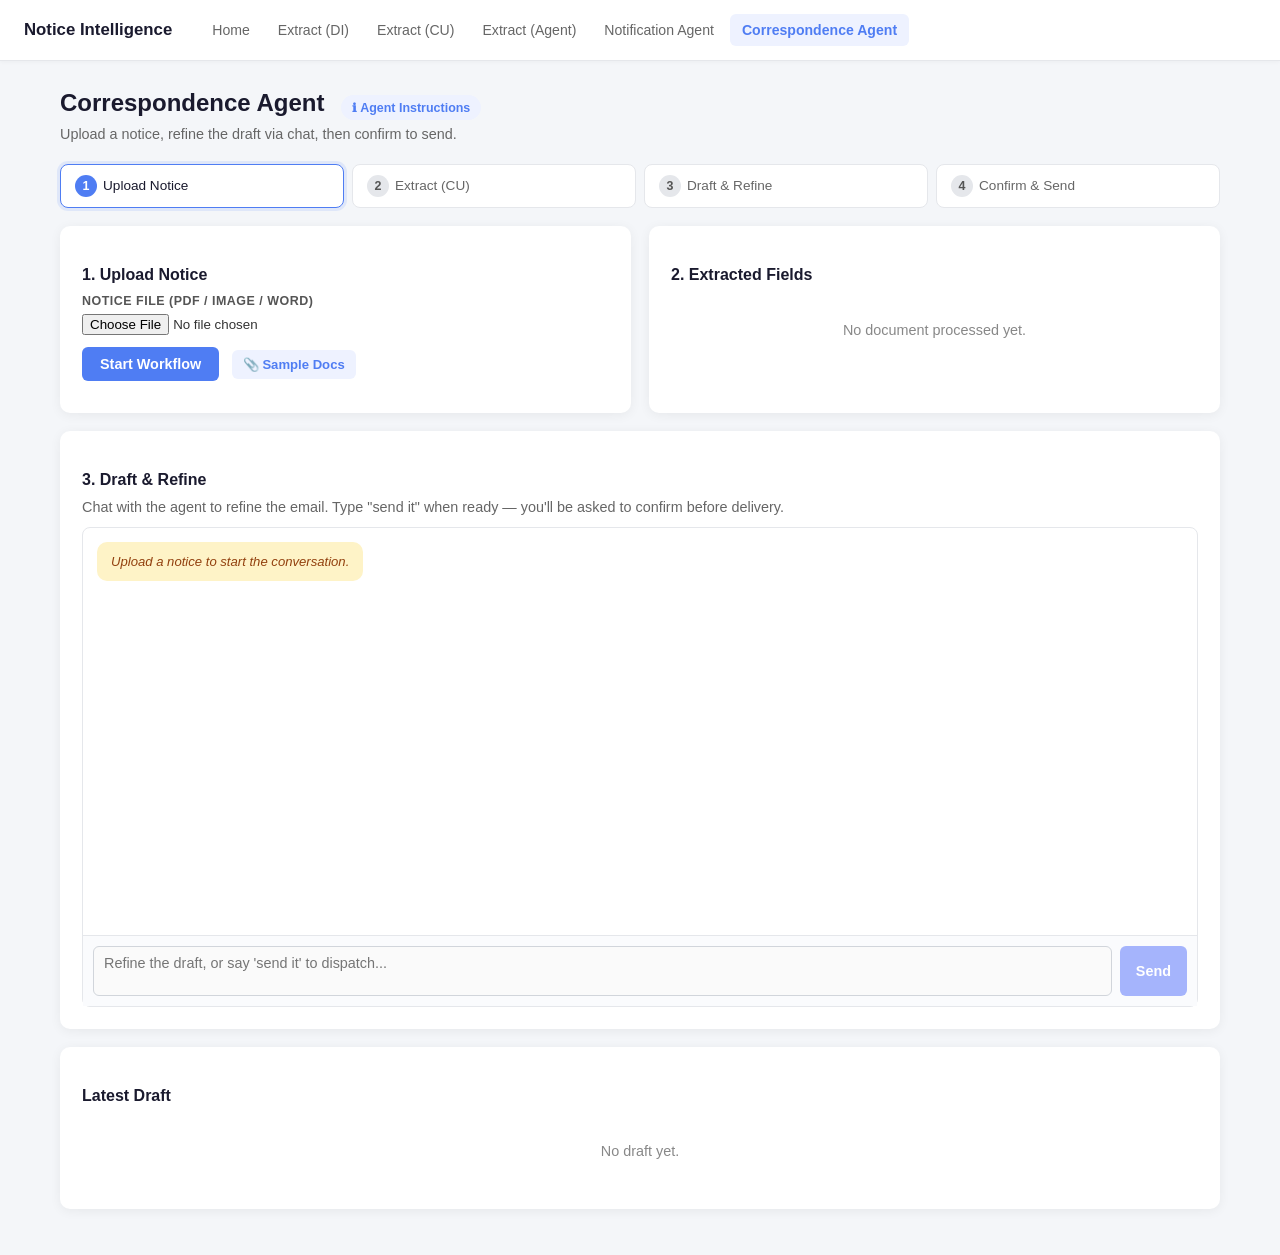
<file: src/agentdi/wwwroot/pages/correspondence.html>
<!DOCTYPE html>
<html lang="en">
<head>
  <meta charset="UTF-8" />
  <meta name="viewport" content="width=device-width, initial-scale=1.0" />
  <title>Correspondence Agent</title>
  <link rel="stylesheet" href="../assets/styles.css" />
  <style>
    .workflow-steps { display: flex; gap: 8px; margin-bottom: 18px; flex-wrap: wrap; }
    .step { flex: 1; min-width: 140px; background: #fff; border: 1px solid var(--border); border-radius: 8px; padding: 10px 14px; font-size: 0.85rem; color: var(--muted); }
    .step .num { display: inline-block; width: 22px; height: 22px; border-radius: 50%; background: #e5e7eb; color: #555; text-align: center; font-weight: 700; font-size: 0.78rem; line-height: 22px; margin-right: 6px; }
    .step.active { border-color: var(--primary); color: var(--text); box-shadow: 0 0 0 3px rgba(79,125,243,0.12); }
    .step.active .num { background: var(--primary); color: #fff; }
    .step.done { border-color: #16a34a; color: #166534; }
    .step.done .num { background: #16a34a; color: #fff; }

    .chat-window { display: flex; flex-direction: column; height: 480px; border: 1px solid var(--border); border-radius: 8px; background: #fff; }
    .chat-messages { flex: 1; overflow-y: auto; padding: 14px; display: flex; flex-direction: column; gap: 12px; }
    .msg { display: flex; flex-direction: column; max-width: 85%; }
    .msg.user { align-self: flex-end; align-items: flex-end; }
    .msg.assistant, .msg.system { align-self: flex-start; }
    .msg .who { font-size: 0.7rem; color: var(--muted); margin-bottom: 3px; text-transform: uppercase; letter-spacing: 0.04em; font-weight: 600; }
    .msg .bubble { padding: 10px 14px; border-radius: 10px; font-size: 0.88rem; line-height: 1.45; white-space: pre-wrap; word-break: break-word; }
    .msg.user .bubble { background: var(--primary); color: #fff; }
    .msg.assistant .bubble { background: #f1f5f9; color: var(--text); }
    .msg.system .bubble { background: #fef3c7; color: #92400e; font-style: italic; font-size: 0.82rem; }
    .chat-input { display: flex; gap: 8px; padding: 10px; border-top: 1px solid var(--border); background: #fafbfd; }
    .chat-input textarea { flex: 1; min-height: 44px; max-height: 120px; padding: 8px 10px; resize: none; }
    .chat-input button { padding: 8px 16px; }

    .draft-card { background: #fff; border: 1px solid var(--border); border-radius: 8px; padding: 16px; }
    .draft-row { margin-bottom: 10px; font-size: 0.88rem; }
    .draft-row .lbl { font-size: 0.72rem; font-weight: 600; color: var(--muted); text-transform: uppercase; letter-spacing: 0.04em; margin-bottom: 3px; }
    .draft-body { background: #f8fafc; border-left: 3px solid var(--primary); padding: 10px 12px; border-radius: 4px; font-size: 0.88rem; line-height: 1.55; white-space: pre-wrap; }

    .approval-overlay { position: fixed; inset: 0; background: rgba(0,0,0,0.45); display: flex; align-items: center; justify-content: center; z-index: 100; }
    .approval-box { background: #fff; border-radius: 10px; padding: 28px 32px; max-width: 560px; width: 90%; box-shadow: 0 8px 32px rgba(0,0,0,0.18); }
    .approval-box h3 { margin-bottom: 6px; color: #1a1a2e; }
    .approval-box .lbl { font-size: 0.72rem; font-weight: 600; color: #555; text-transform: uppercase; margin: 14px 0 4px; }
    .approval-box .val { font-size: 0.88rem; color: var(--text); }
    .approval-actions { display: flex; gap: 10px; margin-top: 20px; }
    .btn-approve { background: #16a34a; color: #fff; }
    .btn-approve:hover { background: #15803d; }
    .btn-reject { background: #dc2626; color: #fff; }
    .btn-reject:hover { background: #b91c1c; }
    .spinner { display: inline-block; width: 14px; height: 14px; border: 2px solid rgba(255,255,255,0.5); border-top-color: #fff; border-radius: 50%; animation: spin 0.7s linear infinite; margin-right: 8px; vertical-align: middle; }
    @keyframes spin { to { transform: rotate(360deg); } }
  </style>
</head>
<body>
  <main>
    <h1>Correspondence Agent <span id="agent-info-host"></span></h1>
    <div class="subtitle">Upload a notice, refine the draft via chat, then confirm to send.</div>

    <div class="workflow-steps">
      <div class="step active" id="step-1"><span class="num">1</span>Upload Notice</div>
      <div class="step" id="step-2"><span class="num">2</span>Extract (CU)</div>
      <div class="step" id="step-3"><span class="num">3</span>Draft &amp; Refine</div>
      <div class="step" id="step-4"><span class="num">4</span>Confirm &amp; Send</div>
    </div>

    <div class="grid-2">
      <div class="card">
        <h2>1. Upload Notice</h2>
        <div class="row">
          <label>Notice file (PDF / image / Word)</label>
          <input type="file" id="file-input" accept=".pdf,.png,.jpg,.jpeg,.tif,.tiff,.bmp,.doc,.docx" />
        </div>
        <button id="btn-upload">Start Workflow</button>
        <span id="sample-docs-host"></span>
        <div id="sample-selected" class="sample-selected" style="display:none;"></div>
        <div id="upload-status" style="margin-top:10px;font-size:0.85rem;color:var(--muted);"></div>
      </div>

      <div class="card">
        <h2>2. Extracted Fields</h2>
        <div id="extracted-area"><div class="empty">No document processed yet.</div></div>
      </div>
    </div>

    <div class="card">
      <h2>3. Draft &amp; Refine</h2>
      <p class="subtitle" style="margin:0 0 12px;">Chat with the agent to refine the email. Type "send it" when ready &mdash; you'll be asked to confirm before delivery.</p>
      <div class="chat-window">
        <div class="chat-messages" id="chat-messages">
          <div class="msg system"><div class="bubble">Upload a notice to start the conversation.</div></div>
        </div>
        <div class="chat-input">
          <textarea id="chat-text" placeholder="Refine the draft, or say 'send it' to dispatch..." disabled></textarea>
          <button id="btn-send" disabled>Send</button>
        </div>
      </div>
    </div>

    <div class="card">
      <h2>Latest Draft</h2>
      <div id="draft-area"><div class="empty">No draft yet.</div></div>
    </div>
  </main>

  <div id="approval-overlay" class="approval-overlay" style="display:none;">
    <div class="approval-box">
      <h3>Final Confirmation</h3>
      <p style="color:#555;font-size:0.88rem;margin-top:4px;">The agent is about to call the email tool. Approve to send, or reject to keep editing.</p>
      <div class="lbl">Server</div>
      <div class="val" id="approval-server">&mdash;</div>
      <div class="lbl">Latest Draft</div>
      <div class="val" id="approval-draft" style="white-space:pre-wrap;background:#f8fafc;padding:10px;border-radius:4px;max-height:200px;overflow-y:auto;font-size:0.82rem;">&mdash;</div>
      <div class="approval-actions">
        <button class="btn-approve" id="btn-approve">Approve &amp; Send</button>
        <button class="btn-reject" id="btn-reject">Reject</button>
      </div>
    </div>
  </div>

  <script src="../assets/app.js"></script>
  <script>
    renderHeader('Correspondence Agent');
    mountAgentInstructionsPanel('agent-info-host', ['ct-ag-correspondence']);

    const state = { previousResponseId: null, pendingRunId: null, latestDraft: null };
    const $ = id => document.getElementById(id);
    const chatMessages = $('chat-messages');
    const chatText = $('chat-text');
    const btnSend = $('btn-send');
    const btnUpload = $('btn-upload');
    const fileInput = $('file-input');
    const overlay = $('approval-overlay');

    let pickedSample = null;
    const samplePicker = mountSampleDocsPopover('sample-docs-host', {
      onPick: s => {
        pickedSample = s;
        fileInput.value = '';
        const el = $('sample-selected');
        el.textContent = `Selected sample: ${s.label}`;
        el.style.display = 'block';
      }
    });
    fileInput.addEventListener('change', () => {
      pickedSample = null;
      samplePicker && samplePicker.clearSelection();
      $('sample-selected').style.display = 'none';
    });

    function setStep(active) {
      for (let i = 1; i <= 4; i++) {
        const el = $(`step-${i}`);
        el.classList.remove('active', 'done');
        if (i < active) el.classList.add('done');
        else if (i === active) el.classList.add('active');
      }
    }

    function appendMessage(role, text) {
      const wrap = document.createElement('div');
      wrap.className = `msg ${role}`;
      const who = role === 'user' ? 'You' : role === 'assistant' ? 'Agent' : 'System';
      wrap.innerHTML = `<div class="who">${who}</div><div class="bubble"></div>`;
      wrap.querySelector('.bubble').textContent = text;
      chatMessages.appendChild(wrap);
      chatMessages.scrollTop = chatMessages.scrollHeight;
    }

    function setChatEnabled(enabled) {
      chatText.disabled = !enabled;
      btnSend.disabled = !enabled;
    }

    function setUploading(loading) {
      btnUpload.disabled = loading;
      btnUpload.innerHTML = loading ? '<span class="spinner"></span>Processing...' : 'Start Workflow';
    }

    function setSending(loading) {
      btnSend.disabled = loading || chatText.disabled;
      btnSend.innerHTML = loading ? '<span class="spinner"></span>' : 'Send';
    }

    function parseDraft(text) {
      if (!text) return null;
      const subjectMatch = text.match(/Subject:\s*(.+)/i);
      const toMatch = text.match(/To:\s*(.+)/i);
      const bodyMatch = text.match(/---\s*([\s\S]*?)\s*---/);
      if (!subjectMatch && !bodyMatch) return null;
      return {
        subject: subjectMatch ? subjectMatch[1].trim() : '',
        to: toMatch ? toMatch[1].trim() : '',
        body: bodyMatch ? bodyMatch[1].trim() : ''
      };
    }

    function renderDraft(text) {
      const d = parseDraft(text);
      if (!d) {
        $('draft-area').innerHTML = `<div class="empty">${esc(text || 'No draft yet.')}</div>`;
        return;
      }
      state.latestDraft = d;
      $('draft-area').innerHTML = `
        <div class="draft-card">
          <div class="draft-row"><div class="lbl">To</div><div>${esc(d.to)}</div></div>
          <div class="draft-row"><div class="lbl">Subject</div><div>${esc(d.subject)}</div></div>
          <div class="draft-row"><div class="lbl">Body</div><div class="draft-body">${esc(d.body)}</div></div>
        </div>`;
    }

    function renderExtracted(json) {
      try {
        const m = json.match(/\{[\s\S]*\}/);
        const parsed = m ? JSON.parse(m[0]) : null;
        if (!parsed) throw new Error('not json');
        const rows = Object.entries(parsed).map(([k, v]) =>
          `<div class="draft-row"><div class="lbl">${esc(k)}</div><div>${esc(v)}</div></div>`).join('');
        $('extracted-area').innerHTML = `<div class="draft-card">${rows}</div>`;
      } catch {
        $('extracted-area').innerHTML = `<pre>${esc(json)}</pre>`;
      }
    }

    function handleAgentResponse(data) {
      if (data.previousResponseId) state.previousResponseId = data.previousResponseId;
      if (data.extracted) renderExtracted(data.extracted);

      if (data.status === 'pending_approval') {
        state.pendingRunId = data.runId;
        appendMessage('system', 'Agent is requesting to send the email. Please approve or reject.');
        setStep(4);
        showApproval(data.toolCall);
      } else if (data.status === 'complete') {
        if (data.response) {
          appendMessage('assistant', data.response);
          renderDraft(data.response);
        }
        setStep(3);
        setChatEnabled(true);
      }
    }

    function showApproval(toolCall) {
      $('approval-server').textContent = (toolCall && toolCall.serverLabel) || '—';
      const d = state.latestDraft;
      $('approval-draft').textContent = d
        ? `To: ${d.to}\nSubject: ${d.subject}\n\n${d.body}`
        : 'Draft not parsed yet.';
      overlay.style.display = 'flex';
    }

    async function sendApproval(approved) {
      overlay.style.display = 'none';
      const runId = state.pendingRunId;
      state.pendingRunId = null;
      if (!runId) return;
      appendMessage('system', approved ? 'Approved. Sending email...' : 'Rejected. The agent will revise the draft.');
      setChatEnabled(false);
      try {
        const res = await fetch('/correspondence/approve', {
          method: 'POST',
          headers: { 'Content-Type': 'application/json' },
          body: JSON.stringify({ runId, approved })
        });
        const data = await res.json();
        if (!res.ok) throw new Error(data.error || `HTTP ${res.status}`);
        handleAgentResponse(data);
      } catch (err) {
        appendMessage('system', `Error: ${err.message}`);
        setChatEnabled(true);
      }
    }

    btnUpload.addEventListener('click', async () => {
      let f = fileInput.files[0];
      if (!f && pickedSample) {
        try { f = await fetchSampleAsFile(pickedSample); }
        catch (err) { $('upload-status').textContent = `Error: ${err.message}`; return; }
      }
      if (!f) { $('upload-status').textContent = 'Select a file or sample first.'; return; }
      setUploading(true);
      setStep(2);
      $('upload-status').textContent = 'Extracting and drafting...';
      chatMessages.innerHTML = '';
      appendMessage('system', `Uploaded: ${f.name}. Extracting fields and drafting initial response...`);
      try {
        const fd = new FormData();
        fd.append('file', f);
        const res = await fetch('/correspondence/upload', { method: 'POST', body: fd });
        const data = await res.json();
        if (!res.ok) throw new Error(data.error || `HTTP ${res.status}`);
        $('upload-status').textContent = 'Initial draft ready. Refine in chat below.';
        handleAgentResponse(data);
      } catch (err) {
        appendMessage('system', `Error: ${err.message}`);
        $('upload-status').textContent = `Error: ${err.message}`;
        setStep(1);
      }
      setUploading(false);
    });

    async function sendChat() {
      const text = chatText.value.trim();
      if (!text || !state.previousResponseId) return;
      appendMessage('user', text);
      chatText.value = '';
      setChatEnabled(false);
      setSending(true);
      try {
        const res = await fetch('/correspondence/chat', {
          method: 'POST',
          headers: { 'Content-Type': 'application/json' },
          body: JSON.stringify({ previousResponseId: state.previousResponseId, message: text })
        });
        const data = await res.json();
        if (!res.ok) throw new Error(data.error || `HTTP ${res.status}`);
        handleAgentResponse(data);
      } catch (err) {
        appendMessage('system', `Error: ${err.message}`);
        setChatEnabled(true);
      }
      setSending(false);
    }

    btnSend.addEventListener('click', sendChat);
    chatText.addEventListener('keydown', e => {
      if (e.key === 'Enter' && !e.shiftKey) {
        e.preventDefault();
        sendChat();
      }
    });

    $('btn-approve').addEventListener('click', () => sendApproval(true));
    $('btn-reject').addEventListener('click', () => sendApproval(false));
  </script>
</body>
</html>
</file>
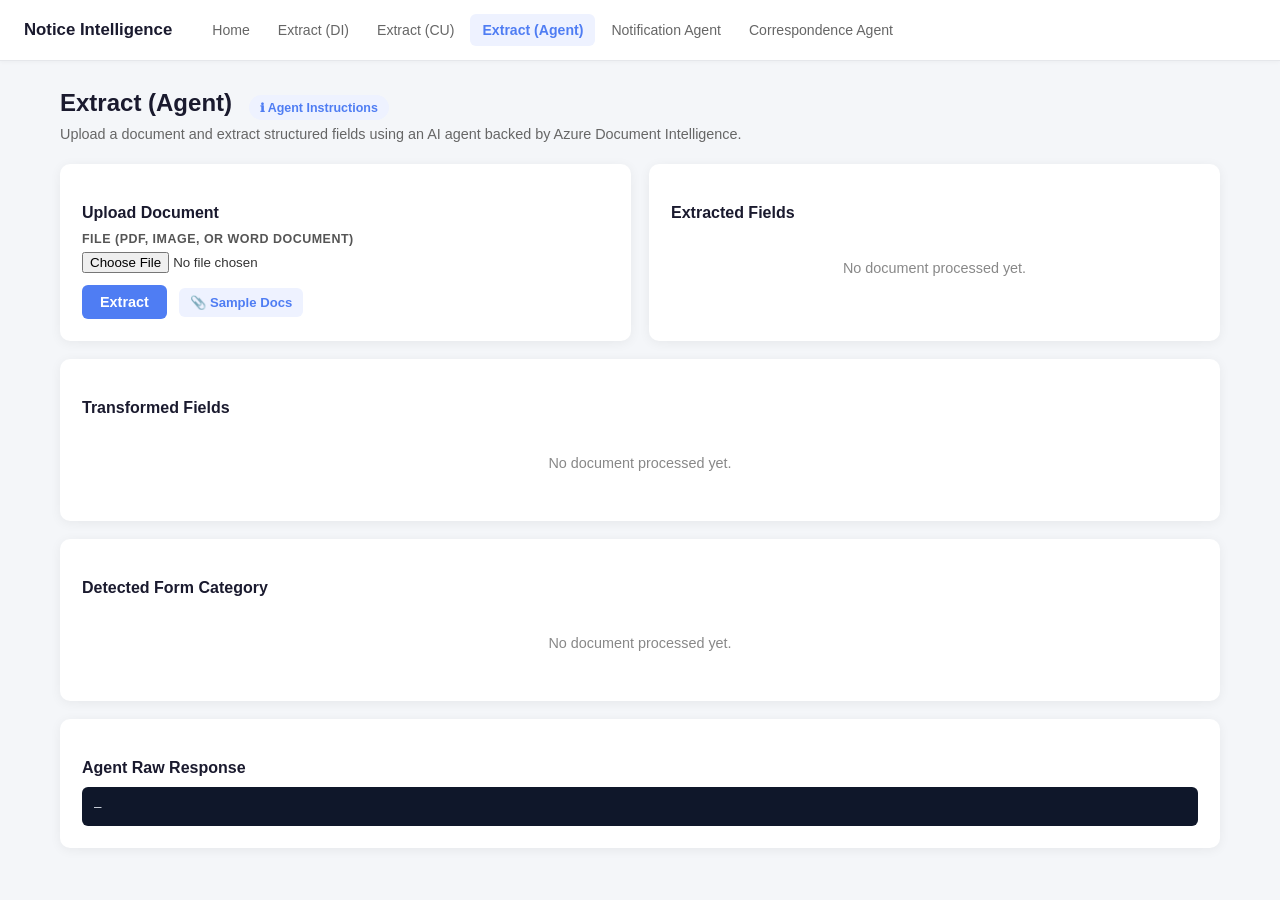
<file: src/agentdi/wwwroot/pages/extract-agent.html>
<!DOCTYPE html>
<html lang="en">
<head>
  <meta charset="UTF-8" />
  <meta name="viewport" content="width=device-width, initial-scale=1.0" />
  <title>Extract (Agent)</title>
  <link rel="stylesheet" href="../assets/styles.css" />
  <style>
    .field-grid { display: grid; grid-template-columns: 160px 1fr; gap: 8px 14px; font-size: 0.9rem; }
    .field-grid .k { color: var(--muted); font-weight: 600; }
    .spinner { display: inline-block; width: 14px; height: 14px; border: 2px solid rgba(255,255,255,0.5); border-top-color: #fff; border-radius: 50%; animation: spin 0.7s linear infinite; margin-right: 8px; vertical-align: middle; }
    @keyframes spin { to { transform: rotate(360deg); } }
  </style>
</head>
<body>
  <main>
    <h1>Extract (Agent) <span id="agent-info-host"></span></h1>
    <div class="subtitle">Upload a document and extract structured fields using an AI agent backed by Azure Document Intelligence.</div>

    <div class="grid-2">
      <div class="card">
        <h2>Upload Document</h2>
        <div class="row">
          <label>File (PDF, image, or Word document)</label>
          <input type="file" id="file-input" accept=".pdf,.png,.jpg,.jpeg,.tif,.tiff,.bmp,.doc,.docx" />
        </div>
        <button id="btn-upload">Extract</button>
        <span id="sample-docs-host"></span>
        <div id="sample-selected" class="sample-selected" style="display:none;"></div>
      </div>

      <div class="card">
        <h2>Extracted Fields</h2>
        <div id="result-area">
          <div class="empty">No document processed yet.</div>
        </div>
      </div>
    </div>

    <div class="card">
      <h2>Transformed Fields</h2>
      <div id="transformed-area">
        <div class="empty">No document processed yet.</div>
      </div>
    </div>

    <div class="card">
      <h2>Detected Form Category</h2>
      <div id="category-area">
        <div class="empty">No document processed yet.</div>
      </div>
    </div>

    <div class="card">
      <h2>Agent Raw Response</h2>
      <pre id="raw-text">—</pre>
    </div>
  </main>

  <script src="../assets/app.js?v=20260506"></script>
  <script>
    renderHeader('Extract (Agent)');
    mountAgentInstructionsPanel('agent-info-host', ['ct-ag-extract-di']);

    let pickedSample = null;
    const samplePicker = mountSampleDocsPopover('sample-docs-host', {
      onPick: s => {
        pickedSample = s;
        document.getElementById('file-input').value = '';
        const el = document.getElementById('sample-selected');
        el.textContent = `Selected sample: ${s.label}`;
        el.style.display = 'block';
      }
    });
    document.getElementById('file-input').addEventListener('change', () => {
      pickedSample = null;
      samplePicker && samplePicker.clearSelection();
      document.getElementById('sample-selected').style.display = 'none';
    });

    function setLoading(loading) {
      const b = document.getElementById('btn-upload');
      b.disabled = loading;
      b.innerHTML = loading ? '<span class="spinner"></span>Extracting...' : 'Extract';
    }

    document.getElementById('btn-upload').addEventListener('click', async () => {
      let f = document.getElementById('file-input').files[0];
      if (!f && pickedSample) {
        try { f = await fetchSampleAsFile(pickedSample); }
        catch (err) { renderError(err.message); return; }
      }
      if (!f) return;
      setLoading(true);
      try {
        const fd = new FormData();
        fd.append('file', f);
        const res = await fetch('/extract/agent/upload', { method: 'POST', body: fd });
        const data = await res.json();
        if (!res.ok) throw new Error(data.error || `HTTP ${res.status}`);
        render(data);
      } catch (err) {
        renderError(err.message);
      }
      setLoading(false);
    });

    function renderError(msg) {
      document.getElementById('result-area').innerHTML = `<div class="empty error">Error: ${esc(msg)}</div>`;
      document.getElementById('transformed-area').innerHTML = `<div class="empty">—</div>`;
      document.getElementById('category-area').innerHTML = `<div class="empty">—</div>`;
      document.getElementById('raw-text').textContent = '—';
    }

    function render(data) {
      document.getElementById('raw-text').textContent = data.response ?? '—';
      const parsed = tryParseJson(data.response);
      if (!parsed) {
        document.getElementById('result-area').innerHTML = `<div class="empty">Agent did not return structured JSON.</div>`;
        document.getElementById('transformed-area').innerHTML = `<div class="empty">—</div>`;
        document.getElementById('category-area').innerHTML = `<div class="empty">—</div>`;
        return;
      }

      const extracted = parsed.extracted ?? parsed;
      const transformed = parsed.transformed ?? null;
      const category = parsed.category ?? null;

      const amount = extracted.amountDue != null ? String(extracted.amountDue) : '—';
      document.getElementById('result-area').innerHTML = `
        <div class="field-grid">
          <div class="k">Entity Name</div><div>${esc(extracted.entityName)}</div>
          <div class="k">Jurisdiction</div><div>${esc(extracted.jurisdiction)}</div>
          <div class="k">Notice Date</div><div>${esc(extracted.noticeDate)}</div>
          <div class="k">Due Date</div><div>${esc(extracted.dueDate)}</div>
          <div class="k">Amount Due</div><div>${esc(amount)}</div>
          <div class="k">Tax Type</div><div>${esc(extracted.taxType)}</div>
        </div>`;

      if (transformed) {
        const total = transformed.totalDue != null ? String(transformed.totalDue) : '—';
        document.getElementById('transformed-area').innerHTML = `
          <div class="field-grid">
            <div class="k">recipient</div><div>${esc(transformed.recipient)}</div>
            <div class="k">issuingAuthority</div><div>${esc(transformed.issuingAuthority)}</div>
            <div class="k">issuedOn</div><div>${esc(transformed.issuedOn)}</div>
            <div class="k">respondBy</div><div>${esc(transformed.respondBy)}</div>
            <div class="k">totalDue</div><div>${esc(total)}</div>
            <div class="k">taxCategory</div><div>${esc(transformed.taxCategory)}</div>
          </div>`;
      } else {
        document.getElementById('transformed-area').innerHTML = `<div class="empty">No transformed view returned.</div>`;
      }

      document.getElementById('category-area').innerHTML = category
        ? `<div style="font-size:1.1rem;font-weight:600;">${esc(category)}</div>`
        : `<div class="empty">No category returned.</div>`;
    }

    function tryParseJson(s) {
      if (!s) return null;
      const m = s.match(/\{[\s\S]*\}/);
      if (!m) return null;
      try { return JSON.parse(m[0]); } catch { return null; }
    }
  </script>
</body>
</html>
</file>
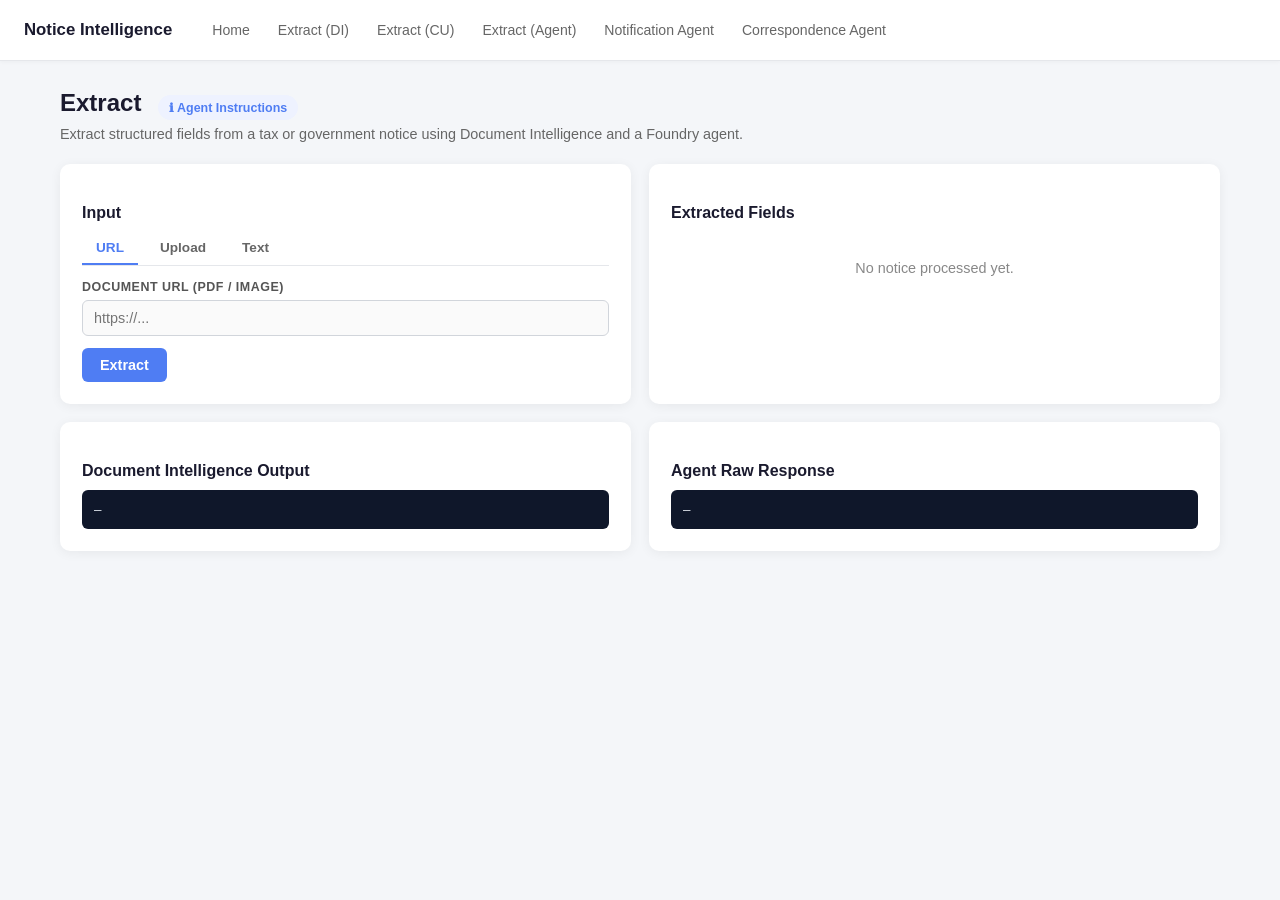
<file: src/agentdi/wwwroot/pages/extract.html>
<!DOCTYPE html>
<html lang="en">
<head>
  <meta charset="UTF-8" />
  <meta name="viewport" content="width=device-width, initial-scale=1.0" />
  <title>Extract</title>
  <link rel="stylesheet" href="../assets/styles.css" />
  <style>
    .tabs { display: flex; gap: 8px; margin-bottom: 14px; border-bottom: 1px solid var(--border); }
    .tab { padding: 8px 14px; cursor: pointer; font-size: 0.9rem; color: var(--muted); border-bottom: 2px solid transparent; }
    .tab.active { color: var(--primary); border-bottom-color: var(--primary); font-weight: 600; }
    .pane { display: none; }
    .pane.active { display: block; }
    .field-grid { display: grid; grid-template-columns: 160px 1fr; gap: 8px 14px; font-size: 0.9rem; }
    .field-grid .k { color: var(--muted); font-weight: 600; }
    .spinner { display: inline-block; width: 14px; height: 14px; border: 2px solid rgba(255,255,255,0.5); border-top-color: #fff; border-radius: 50%; animation: spin 0.7s linear infinite; margin-right: 8px; vertical-align: middle; }
    @keyframes spin { to { transform: rotate(360deg); } }
  </style>
</head>
<body>
  <main>
    <h1>Extract <span id="agent-info-host"></span></h1>
    <div class="subtitle">Extract structured fields from a tax or government notice using Document Intelligence and a Foundry agent.</div>

    <div class="grid-2">
      <div class="card">
        <h2>Input</h2>
        <div class="tabs">
          <div class="tab active" data-tab="url">URL</div>
          <div class="tab" data-tab="upload">Upload</div>
          <div class="tab" data-tab="text">Text</div>
        </div>

        <div class="pane active" id="pane-url">
          <div class="row">
            <label>Document URL (PDF / image)</label>
            <input type="text" id="url-input" placeholder="https://..." />
          </div>
          <button id="btn-url">Extract</button>
        </div>

        <div class="pane" id="pane-upload">
          <div class="row">
            <label>Upload notice file</label>
            <input type="file" id="file-input" accept=".pdf,.png,.jpg,.jpeg,.tif,.tiff,.bmp" />
          </div>
          <button id="btn-upload">Extract</button>
          <span id="sample-docs-host"></span>
          <div id="sample-selected" class="sample-selected" style="display:none;"></div>
        </div>

        <div class="pane" id="pane-text">
          <div class="row">
            <label>Paste notice text</label>
            <textarea id="text-input" placeholder="Paste raw notice text here..."></textarea>
          </div>
          <button id="btn-text">Extract</button>
        </div>
      </div>

      <div class="card">
        <h2>Extracted Fields</h2>
        <div id="result-area">
          <div class="empty">No notice processed yet.</div>
        </div>
        <div id="notify-action" style="display:none; margin-top:12px;">
          <button id="btn-notify">Run Notification Agent</button>
        </div>
      </div>
    </div>

    <div class="grid-2">
      <div class="card">
        <h2>Document Intelligence Output</h2>
        <pre id="raw-text">—</pre>
      </div>
      <div class="card">
        <h2>Agent Raw Response</h2>
        <pre id="raw-response">—</pre>
      </div>
    </div>
  </main>

  <script src="../assets/app.js?v=20260506"></script>
  <script>
    renderHeader('Extract');
    mountAgentInstructionsPanel('agent-info-host', ['ct-ag-extract-cu', 'ct-ag-notification']);

    let lastExtractedJson = null;
    let pickedSample = null;

    const samplePicker = mountSampleDocsPopover('sample-docs-host', {
      onPick: s => {
        pickedSample = s;
        document.getElementById('file-input').value = '';
        const el = document.getElementById('sample-selected');
        el.textContent = `Selected sample: ${s.label}`;
        el.style.display = 'block';
        document.querySelectorAll('.tab').forEach(x => x.classList.remove('active'));
        document.querySelectorAll('.pane').forEach(x => x.classList.remove('active'));
        document.querySelector('.tab[data-tab="upload"]').classList.add('active');
        document.getElementById('pane-upload').classList.add('active');
      }
    });
    document.getElementById('file-input').addEventListener('change', () => {
      pickedSample = null;
      samplePicker && samplePicker.clearSelection();
      document.getElementById('sample-selected').style.display = 'none';
    });

    document.querySelectorAll('.tab').forEach(t => t.addEventListener('click', () => {
      document.querySelectorAll('.tab').forEach(x => x.classList.remove('active'));
      document.querySelectorAll('.pane').forEach(x => x.classList.remove('active'));
      t.classList.add('active');
      document.getElementById('pane-' + t.dataset.tab).classList.add('active');
    }));

    function setLoading(btnId, loading) {
      const b = document.getElementById(btnId);
      b.disabled = loading;
      b.innerHTML = loading ? '<span class="spinner"></span>Extracting...' : 'Extract';
    }

    document.getElementById('btn-url').addEventListener('click', async () => {
      const url = document.getElementById('url-input').value.trim();
      if (!url) return;
      setLoading('btn-url', true);
      await postJson('/notice/url', { url });
      setLoading('btn-url', false);
    });

    document.getElementById('btn-text').addEventListener('click', async () => {
      const text = document.getElementById('text-input').value.trim();
      if (!text) return;
      setLoading('btn-text', true);
      await postJson('/notice/text', { text });
      setLoading('btn-text', false);
    });

    document.getElementById('btn-upload').addEventListener('click', async () => {
      let f = document.getElementById('file-input').files[0];
      if (!f && pickedSample) {
        try { f = await fetchSampleAsFile(pickedSample); }
        catch (err) { renderError(err.message); return; }
      }
      if (!f) return;
      setLoading('btn-upload', true);
      const fd = new FormData();
      fd.append('file', f);
      try {
        const res = await fetch('/notice/upload', { method: 'POST', body: fd });
        const data = await res.json();
        if (!res.ok) throw new Error(data.error || `HTTP ${res.status}`);
        render(data);
      } catch (err) {
        renderError(err.message);
      }
      setLoading('btn-upload', false);
    });

    async function postJson(path, body) {
      try {
        const res = await fetch(path, {
          method: 'POST',
          headers: { 'Content-Type': 'application/json' },
          body: JSON.stringify(body)
        });
        const data = await res.json();
        if (!res.ok) throw new Error(data.error || `HTTP ${res.status}`);
        render(data);
      } catch (err) {
        renderError(err.message);
      }
    }

    function renderError(msg) {
      document.getElementById('result-area').innerHTML = `<div class="empty error">Error: ${esc(msg)}</div>`;
      document.getElementById('raw-text').textContent = '—';
      document.getElementById('raw-response').textContent = '—';
    }

    function render(data) {
      document.getElementById('raw-text').textContent = data.extractedText ?? '—';
      document.getElementById('raw-response').textContent = data.response ?? '—';

      const parsed = tryParseJson(data.response);
      if (!parsed) {
        document.getElementById('result-area').innerHTML = `<div class="empty">Agent did not return structured JSON.</div>`;
        document.getElementById('notify-action').style.display = 'none';
        return;
      }

      const urgency = (parsed.urgency || '').toLowerCase();
      const urgencyBadge = ['high','medium','low'].includes(urgency)
        ? `<span class="badge ${urgency}">${urgency.toUpperCase()}</span>` : '—';
      const actionBadge = parsed.actionRequired
        ? `<span class="badge action">ACTION REQUIRED</span>`
        : `<span class="badge info">INFORMATIONAL</span>`;

      const amount = parsed.amountDue != null
        ? `${parsed.amountDue}${parsed.currency ? ' ' + parsed.currency : ''}`
        : '—';

      document.getElementById('result-area').innerHTML = `
        <div class="field-grid">
          <div class="k">Entity</div><div>${esc(parsed.entityName)}</div>
          <div class="k">Jurisdiction</div><div>${esc(parsed.jurisdiction)}</div>
          <div class="k">Notice Date</div><div>${esc(parsed.noticeDate)}</div>
          <div class="k">Due Date</div><div>${esc(parsed.dueDate)}</div>
          <div class="k">Amount Due</div><div>${esc(amount)}</div>
          <div class="k">Tax Type</div><div>${esc(parsed.taxType)}</div>
          <div class="k">Status</div><div>${actionBadge} ${urgencyBadge}</div>
        </div>
        ${parsed.summary ? `<div class="summary">${esc(parsed.summary)}</div>` : ''}
      `;

      lastExtractedJson = data.response;
      document.getElementById('notify-action').style.display = 'block';
    }

    function tryParseJson(s) {
      if (!s) return null;
      const m = s.match(/\{[\s\S]*\}/);
      if (!m) return null;
      try { return JSON.parse(m[0]); } catch { return null; }
    }

    document.getElementById('btn-notify').addEventListener('click', async () => {
      if (!lastExtractedJson) return;
      const b = document.getElementById('btn-notify');
      b.disabled = true;
      b.innerHTML = '<span class="spinner"></span>Running...';
      try {
        const res = await fetch('/notification/generate', {
          method: 'POST',
          headers: { 'Content-Type': 'application/json' },
          body: JSON.stringify({ json: lastExtractedJson })
        });
        const data = await res.json();
        if (!res.ok) throw new Error(data.error || `HTTP ${res.status}`);
        sessionStorage.setItem('notificationPlan', data.response);
        sessionStorage.setItem('noticeJson', lastExtractedJson);
        window.location.href = 'notification.html';
      } catch (err) {
        alert('Notification agent error: ' + err.message);
      }
      b.disabled = false;
      b.textContent = 'Run Notification Agent';
    });
  </script>
</body>
</html>
</file>
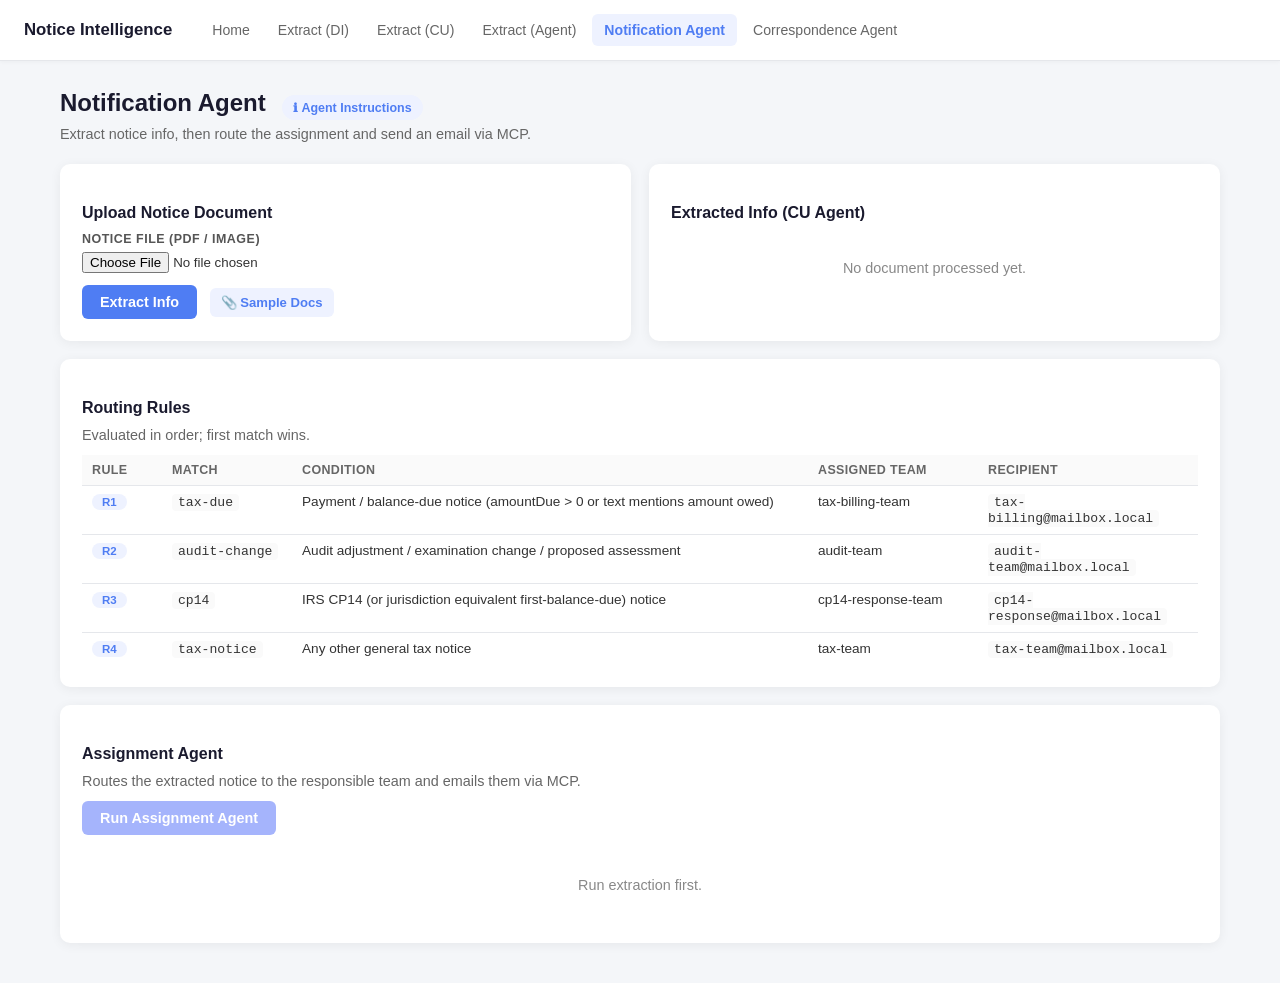
<file: src/agentdi/wwwroot/pages/notification.html>
<!DOCTYPE html>
<html lang="en">
<head>
  <meta charset="UTF-8" />
  <meta name="viewport" content="width=device-width, initial-scale=1.0" />
  <title>Notification Agent</title>
  <link rel="stylesheet" href="../assets/styles.css" />
  <style>
    .field-grid { display: grid; grid-template-columns: 160px 1fr; gap: 8px 14px; font-size: 0.9rem; }
    .field-grid .k { color: var(--muted); font-weight: 600; }
    .spinner { display: inline-block; width: 14px; height: 14px; border: 2px solid rgba(255,255,255,0.5); border-top-color: #fff; border-radius: 50%; animation: spin 0.7s linear infinite; margin-right: 8px; vertical-align: middle; }
    @keyframes spin { to { transform: rotate(360deg); } }
    .email-box { background: var(--input-bg); border: 1px solid var(--border); border-radius: 6px; padding: 12px; font-size: 0.88rem; white-space: pre-wrap; margin-top: 8px; }
    .pill { display: inline-block; padding: 2px 10px; border-radius: 999px; font-size: 0.72rem; font-weight: 600; background: #eef2ff; color: var(--primary); }
    .rules-table { width: 100%; border-collapse: collapse; font-size: 0.85rem; }
    .rules-table th, .rules-table td { text-align: left; padding: 8px 10px; border-bottom: 1px solid var(--border); vertical-align: top; }
    .rules-table th { background: var(--input-bg); color: var(--muted); font-weight: 600; font-size: 0.78rem; text-transform: uppercase; letter-spacing: 0.03em; }
    .rules-table tr:last-child td { border-bottom: none; }
    .rules-table code { background: var(--input-bg); padding: 1px 6px; border-radius: 4px; font-size: 0.82rem; }
  </style>
</head>
<body>
  <main>
    <h1>Notification Agent <span id="agent-info-host"></span></h1>
    <div class="subtitle">Extract notice info, then route the assignment and send an email via MCP.</div>

    <div class="grid-2">
      <div class="card">
        <h2>Upload Notice Document</h2>
        <div class="row">
          <label>Notice file (PDF / image)</label>
          <input type="file" id="file-input" accept=".pdf,.png,.jpg,.jpeg,.tif,.tiff,.bmp" />
        </div>
        <button id="btn-extract">Extract Info</button>
        <span id="sample-docs-host"></span>
        <div id="sample-selected" class="sample-selected" style="display:none;"></div>
      </div>

      <div class="card">
        <h2>Extracted Info (CU Agent)</h2>
        <div id="extract-area"><div class="empty">No document processed yet.</div></div>
      </div>
    </div>

    <div class="card">
      <h2>Routing Rules</h2>
      <div class="subtitle" style="margin:0 0 12px;">Evaluated in order; first match wins.</div>
      <table class="rules-table">
        <thead>
          <tr>
            <th style="width:80px;">Rule</th>
            <th style="width:130px;">Match</th>
            <th>Condition</th>
            <th style="width:170px;">Assigned Team</th>
            <th style="width:220px;">Recipient</th>
          </tr>
        </thead>
        <tbody>
          <tr>
            <td><span class="pill">R1</span></td>
            <td><code>tax-due</code></td>
            <td>Payment / balance-due notice (amountDue &gt; 0 or text mentions amount owed)</td>
            <td>tax-billing-team</td>
            <td><code>tax-billing@mailbox.local</code></td>
          </tr>
          <tr>
            <td><span class="pill">R2</span></td>
            <td><code>audit-change</code></td>
            <td>Audit adjustment / examination change / proposed assessment</td>
            <td>audit-team</td>
            <td><code>audit-team@mailbox.local</code></td>
          </tr>
          <tr>
            <td><span class="pill">R3</span></td>
            <td><code>cp14</code></td>
            <td>IRS CP14 (or jurisdiction equivalent first-balance-due) notice</td>
            <td>cp14-response-team</td>
            <td><code>cp14-response@mailbox.local</code></td>
          </tr>
          <tr>
            <td><span class="pill">R4</span></td>
            <td><code>tax-notice</code></td>
            <td>Any other general tax notice</td>
            <td>tax-team</td>
            <td><code>tax-team@mailbox.local</code></td>
          </tr>
        </tbody>
      </table>
    </div>

    <div class="card">
      <h2>Assignment Agent</h2>
      <div class="subtitle" style="margin:0 0 12px;">Routes the extracted notice to the responsible team and emails them via MCP.</div>
      <button id="btn-assign" disabled>Run Assignment Agent</button>
      <div id="assign-area" style="margin-top:14px;"><div class="empty">Run extraction first.</div></div>
    </div>
  </main>

  <script src="../assets/app.js?v=20260506"></script>
  <script>
    renderHeader('Notification Agent');
    mountAgentInstructionsPanel('agent-info-host', ['ct-ag-notification']);

    let extractedJson = null;
    let pickedSample = null;
    const samplePicker = mountSampleDocsPopover('sample-docs-host', {
      onPick: s => {
        pickedSample = s;
        document.getElementById('file-input').value = '';
        const el = document.getElementById('sample-selected');
        el.textContent = `Selected sample: ${s.label}`;
        el.style.display = 'block';
      }
    });
    document.getElementById('file-input').addEventListener('change', () => {
      pickedSample = null;
      samplePicker && samplePicker.clearSelection();
      document.getElementById('sample-selected').style.display = 'none';
    });

    function setExtractLoading(loading) {
      const b = document.getElementById('btn-extract');
      b.disabled = loading;
      b.innerHTML = loading ? '<span class="spinner"></span>Extracting...' : 'Extract Info';
    }
    function setAssignLoading(loading) {
      const b = document.getElementById('btn-assign');
      b.disabled = loading;
      b.innerHTML = loading ? '<span class="spinner"></span>Running...' : 'Run Assignment Agent';
    }

    document.getElementById('btn-extract').addEventListener('click', async () => {
      let f = document.getElementById('file-input').files[0];
      if (!f && pickedSample) {
        try { f = await fetchSampleAsFile(pickedSample); }
        catch (err) {
          document.getElementById('extract-area').innerHTML = `<div class="empty error">Error: ${esc(err.message)}</div>`;
          return;
        }
      }
      if (!f) return;
      setExtractLoading(true);
      extractedJson = null;
      document.getElementById('btn-assign').disabled = true;
      document.getElementById('assign-area').innerHTML = '<div class="empty">Run extraction first.</div>';
      const fd = new FormData();
      fd.append('file', f);
      try {
        const res = await fetch('/notification/upload', { method: 'POST', body: fd });
        const data = await res.json();
        if (!res.ok) throw new Error(data.error || `HTTP ${res.status}`);
        renderExtract(data);
      } catch (err) {
        document.getElementById('extract-area').innerHTML = `<div class="empty error">Error: ${esc(err.message)}</div>`;
      }
      setExtractLoading(false);
    });

    document.getElementById('btn-assign').addEventListener('click', async () => {
      if (!extractedJson) return;
      setAssignLoading(true);
      try {
        const res = await fetch('/notification/assign', {
          method: 'POST',
          headers: { 'Content-Type': 'application/json' },
          body: JSON.stringify({ json: extractedJson })
        });
        const data = await res.json();
        if (!res.ok) throw new Error(data.error || `HTTP ${res.status}`);
        renderAssignment(data.response);
      } catch (err) {
        document.getElementById('assign-area').innerHTML = `<div class="empty error">Error: ${esc(err.message)}</div>`;
      }
      setAssignLoading(false);
    });

    function renderExtract(data) {
      const parsed = tryParseJson(data.response);
      if (!parsed) {
        document.getElementById('extract-area').innerHTML = '<div class="empty">Agent did not return structured JSON.</div>';
        return;
      }
      extractedJson = JSON.stringify(parsed);
      document.getElementById('btn-assign').disabled = false;
      document.getElementById('extract-area').innerHTML = `
        <div class="field-grid">
          <div class="k">Entity Name</div><div>${esc(parsed.entityName)}</div>
          <div class="k">Jurisdiction</div><div>${esc(parsed.jurisdiction)}</div>
          <div class="k">Notice Date</div><div>${esc(parsed.noticeDate)}</div>
          <div class="k">Due Date</div><div>${esc(parsed.dueDate)}</div>
          <div class="k">Amount Due</div><div>${esc(parsed.amountDue)}</div>
          <div class="k">Tax Type</div><div>${esc(parsed.taxType)}</div>
        </div>`;
    }

    function renderAssignment(response) {
      const plan = tryParseJson(response);
      if (!plan) {
        document.getElementById('assign-area').innerHTML = '<div class="empty">Agent did not return structured JSON.</div>';
        return;
      }
      document.getElementById('assign-area').innerHTML = `
        <div class="field-grid">
          <div class="k">Rule Matched</div><div><span class="pill">${esc(plan.ruleMatched)}</span></div>
          <div class="k">Assigned Team</div><div>${esc(plan.assignedTeam)}</div>
          <div class="k">Reason</div><div>${esc(plan.assignmentReason)}</div>
          <div class="k">Recipient</div><div>${esc(plan.recipientEmail)}</div>
          <div class="k">Subject</div><div>${esc(plan.emailSubject)}</div>
          <div class="k">Send Result</div><div>${esc(plan.sendResult)}</div>
        </div>
        <div class="email-box">${esc(plan.emailBody)}</div>
      `;
    }

    function tryParseJson(s) {
      if (!s) return null;
      const m = s.match(/\{[\s\S]*\}/);
      if (!m) return null;
      try { return JSON.parse(m[0]); } catch { return null; }
    }
  </script>
</body>
</html>
</file>
<file: src/agentdi/wwwroot/assets/styles.css>
* { box-sizing: border-box; margin: 0; padding: 0; }

:root {
  --primary: #4f7df3;
  --primary-dark: #3a65d6;
  --bg: #f4f6f9;
  --card: #ffffff;
  --text: #1a1a2e;
  --muted: #666;
  --border: #e5e7eb;
  --input-bg: #fafafa;
}

body {
  font-family: -apple-system, BlinkMacSystemFont, 'Segoe UI', sans-serif;
  background: var(--bg);
  color: #333;
  min-height: 100vh;
  display: flex;
  flex-direction: column;
}

header {
  background: var(--card);
  border-bottom: 1px solid var(--border);
  padding: 14px 24px;
  display: flex;
  align-items: center;
  gap: 28px;
  box-shadow: 0 1px 4px rgba(0,0,0,0.04);
}
header .brand { font-weight: 700; color: var(--text); font-size: 1.05rem; }
header nav { display: flex; gap: 4px; flex-wrap: wrap; }
header nav a {
  padding: 8px 12px;
  border-radius: 6px;
  text-decoration: none;
  color: var(--muted);
  font-size: 0.88rem;
  font-weight: 500;
}
header nav a:hover { background: #eef2ff; color: var(--primary); }
header nav a.active { background: #eef2ff; color: var(--primary); font-weight: 600; }

main {
  flex: 1;
  width: 100%;
  max-width: 1200px;
  margin: 0 auto;
  padding: 28px 20px;
}

h1 { font-size: 1.5rem; font-weight: 600; color: var(--text); margin-bottom: 6px; }
h2 { font-size: 1rem; font-weight: 600; color: var(--text); margin: 18px 0 10px; }
h3 { font-size: 0.95rem; font-weight: 600; color: var(--text); margin-bottom: 8px; }
.subtitle { color: var(--muted); font-size: 0.9rem; margin-bottom: 22px; }

.card {
  background: var(--card);
  border-radius: 10px;
  box-shadow: 0 2px 12px rgba(0,0,0,0.06);
  padding: 22px;
  margin-bottom: 18px;
}

.grid-2 { display: grid; grid-template-columns: 1fr 1fr; gap: 18px; }
.grid-3 { display: grid; grid-template-columns: repeat(3, 1fr); gap: 18px; }
@media (max-width: 800px) { .grid-2, .grid-3 { grid-template-columns: 1fr; } }

label { display: block; font-size: 0.78rem; font-weight: 600; margin-bottom: 6px; color: #555; text-transform: uppercase; letter-spacing: 0.04em; }
input[type=text], input[type=email], input[type=number], input[type=date], textarea, select {
  width: 100%; border: 1px solid #d1d5db; border-radius: 6px; padding: 9px 11px;
  font-size: 0.9rem; color: #333; background: var(--input-bg); outline: none; font-family: inherit;
}
textarea { resize: vertical; min-height: 110px; }
input:focus, textarea:focus, select:focus { border-color: var(--primary); background: #fff; }
.row { margin-bottom: 12px; }

button, .btn {
  background: var(--primary); color: #fff; border: none; border-radius: 6px;
  padding: 9px 18px; font-size: 0.9rem; font-weight: 600; cursor: pointer;
  text-decoration: none; display: inline-block;
}
button:hover:not(:disabled), .btn:hover { background: var(--primary-dark); }
button:disabled { background: #a5b4fc; cursor: not-allowed; }
.btn-secondary { background: #e5e7eb; color: #333; }
.btn-secondary:hover { background: #d1d5db; }
.btn-danger { background: #dc2626; }
.btn-danger:hover { background: #b91c1c; }

table { width: 100%; border-collapse: collapse; font-size: 0.88rem; }
th, td { text-align: left; padding: 10px 12px; border-bottom: 1px solid var(--border); }
th { background: #f8fafc; color: #555; font-weight: 600; text-transform: uppercase; font-size: 0.75rem; letter-spacing: 0.04em; }
tr:hover td { background: #fafbfd; }

.badge { display: inline-block; padding: 2px 10px; border-radius: 999px; font-size: 0.72rem; font-weight: 600; }
.badge.high { background: #fee2e2; color: #b91c1c; }
.badge.medium { background: #fef3c7; color: #92400e; }
.badge.low { background: #dcfce7; color: #166534; }
.badge.action { background: #dbeafe; color: #1e40af; }
.badge.info { background: #f1f5f9; color: #475569; }
.badge.open { background: #fef3c7; color: #92400e; }
.badge.closed { background: #dcfce7; color: #166534; }
.badge.review { background: #ede9fe; color: #6d28d9; }

.stat {
  background: linear-gradient(135deg, #eef2ff, #f8fafc);
  border-radius: 8px; padding: 18px; text-align: center;
}
.stat .num { font-size: 1.8rem; font-weight: 700; color: var(--primary); }
.stat .lbl { font-size: 0.82rem; color: var(--muted); margin-top: 4px; }

.empty { color: #888; font-size: 0.9rem; padding: 28px; text-align: center; }
.summary { background: #f8fafc; border-left: 3px solid var(--primary); padding: 12px 14px; border-radius: 4px; margin-top: 12px; font-size: 0.9rem; line-height: 1.55; }

pre { background: #0f172a; color: #e2e8f0; padding: 12px; border-radius: 6px; font-size: 0.78rem; overflow: auto; max-height: 280px; white-space: pre-wrap; }

.tabs { display: flex; gap: 2px; border-bottom: 1px solid var(--border); margin-bottom: 10px; }
.tabs .tab {
  background: transparent; color: var(--muted); border: none; border-bottom: 2px solid transparent;
  padding: 8px 14px; font-size: 0.85rem; font-weight: 600; cursor: pointer; border-radius: 0;
}
.tabs .tab:hover:not(:disabled) { background: transparent; color: var(--primary); }
.tabs .tab.active { color: var(--primary); border-bottom-color: var(--primary); }
.tab-panel { display: none; }
.tab-panel.active { display: block; }
.tab-panel pre { max-height: 640px; }

.output-split { display: grid; grid-template-columns: minmax(0, 1fr) minmax(0, 1fr); gap: 14px; align-items: start; }
@media (max-width: 900px) { .output-split { grid-template-columns: 1fr; } }
.output-split .doc-preview { background: #f8fafc; border: 1px solid var(--border); border-radius: 6px; padding: 10px; max-height: 640px; overflow: auto; display: flex; align-items: flex-start; justify-content: center; }
.output-split .doc-preview img { max-width: 100%; height: auto; border-radius: 4px; background: #fff; }
.output-split .doc-preview .empty { padding: 40px 12px; }
.output-split .md-render {
  background: #fff; border: 1px solid var(--border); border-radius: 6px; padding: 14px 16px;
  font-size: 0.88rem; line-height: 1.55; color: #1f2937; max-height: 640px; overflow: auto;
}
.output-split .md-render h1, .output-split .md-render h2, .output-split .md-render h3 { margin: 12px 0 6px; color: var(--text); }
.output-split .md-render h1 { font-size: 1.05rem; }
.output-split .md-render h2 { font-size: 0.98rem; }
.output-split .md-render h3 { font-size: 0.92rem; }
.output-split .md-render p { margin: 6px 0; }
.output-split .md-render ul, .output-split .md-render ol { margin: 6px 0 6px 20px; }
.output-split .md-render table { width: 100%; border-collapse: collapse; margin: 8px 0; font-size: 0.82rem; }
.output-split .md-render th, .output-split .md-render td { border: 1px solid var(--border); padding: 6px 8px; text-align: left; }
.output-split .md-render th { background: #f1f5f9; }
.output-split .md-render code { background: #f1f5f9; padding: 1px 5px; border-radius: 3px; font-size: 0.82rem; }
.output-split .md-render pre { background: #0f172a; color: #e2e8f0; max-height: 280px; }
.output-split pre { margin: 0; max-height: 640px; }

.toolbar { display: flex; gap: 10px; align-items: center; margin-bottom: 14px; flex-wrap: wrap; }
.toolbar .spacer { flex: 1; }

.flex { display: flex; gap: 10px; align-items: center; }
.flex-col { display: flex; flex-direction: column; gap: 8px; }

.bar-chart { display: flex; align-items: flex-end; gap: 12px; height: 180px; padding: 10px 0; border-bottom: 1px solid var(--border); }
.bar-chart .bar { flex: 1; background: linear-gradient(180deg, var(--primary), #93b4ff); border-radius: 4px 4px 0 0; position: relative; min-height: 4px; }
.bar-chart .bar::after { content: attr(data-value); position: absolute; top: -18px; left: 50%; transform: translateX(-50%); font-size: 0.72rem; color: var(--muted); }
.bar-labels { display: flex; gap: 12px; margin-top: 6px; }
.bar-labels span { flex: 1; text-align: center; font-size: 0.75rem; color: var(--muted); }

.list-item {
  border: 1px solid var(--border); border-radius: 6px; padding: 12px 14px;
  margin-bottom: 8px; background: #fff;
}
.list-item .meta { font-size: 0.78rem; color: var(--muted); margin-top: 4px; }

.diff-old { background: #fee2e2; padding: 2px 4px; border-radius: 3px; }
.diff-new { background: #dcfce7; padding: 2px 4px; border-radius: 3px; }

.notice { padding: 10px 14px; border-radius: 6px; margin-bottom: 12px; font-size: 0.88rem; }
.notice.success { background: #dcfce7; color: #166534; }
.notice.warn { background: #fef3c7; color: #92400e; }
.notice.error { background: #fee2e2; color: #b91c1c; }

.sample-grid { display: grid; grid-template-columns: repeat(4, 1fr); gap: 12px; }
@media (max-width: 800px) { .sample-grid { grid-template-columns: repeat(2, 1fr); } }
.sample-tile { border: 2px solid var(--border); border-radius: 8px; padding: 8px; background: #fafafa; display: flex; flex-direction: column; gap: 8px; }
.sample-tile.selected { border-color: var(--primary); background: #eef2ff; }
.sample-tile img { width: 100%; height: 140px; object-fit: cover; object-position: top; border-radius: 4px; cursor: zoom-in; background: #fff; }
.sample-label { font-size: 0.78rem; color: var(--muted); text-align: center; }
.sample-actions { display: flex; gap: 6px; }
.sample-actions button { flex: 1; padding: 5px 8px; font-size: 0.75rem; }

.lightbox { position: fixed; inset: 0; background: rgba(0,0,0,0.85); display: none; align-items: center; justify-content: center; z-index: 1000; padding: 24px; }
.lightbox.open { display: flex; }
.lightbox-inner { position: relative; max-width: 95%; max-height: 95%; }
.lightbox-inner img { max-width: 100%; max-height: 90vh; border-radius: 6px; background: #fff; }
.lightbox-close { position: absolute; top: -14px; right: -14px; width: 36px; height: 36px; border-radius: 50%; padding: 0; font-size: 1.4rem; line-height: 1; }

.sample-selected { font-size: 0.82rem; color: var(--primary); margin-top: 8px; }

/* Sample Docs popover (also reused by agent instructions popover) */
.sample-docs-wrapper { position: relative; display: inline-block; margin-left: 8px; }
.sample-docs-trigger {
  display: inline-block; cursor: pointer; padding: 6px 10px; border-radius: 6px;
  background: #eef2ff; color: var(--primary); font-size: 0.82rem; font-weight: 600;
  border: 1px solid transparent; user-select: none;
}
.sample-docs-trigger:hover, .sample-docs-trigger:focus { background: #e0e7ff; outline: none; }
.sample-docs-popover {
  position: absolute; top: calc(100% + 6px); left: 0; z-index: 50;
  background: #fff; border: 1px solid var(--border); border-radius: 8px;
  box-shadow: 0 8px 24px rgba(0,0,0,0.12); padding: 14px; min-width: 320px;
  display: none;
}
.sample-docs-popover.open { display: block; }
.sample-docs-title { font-weight: 600; color: var(--text); font-size: 0.92rem; margin-bottom: 4px; }
.sample-docs-hint { font-size: 0.78rem; color: var(--muted); margin-bottom: 10px; }

/* Agent instructions popover */
.agent-info-wrapper { position: relative; display: inline-block; margin-left: 10px; vertical-align: middle; }
.agent-info-trigger {
  display: inline-flex; align-items: center; gap: 4px; cursor: pointer;
  padding: 4px 10px; border-radius: 999px; background: #eef2ff; color: var(--primary);
  font-size: 0.78rem; font-weight: 600; border: 1px solid transparent; user-select: none;
}
.agent-info-trigger:hover, .agent-info-trigger:focus { background: #e0e7ff; outline: none; }
.agent-info-popover {
  position: absolute; top: calc(100% + 6px); left: 0; z-index: 50;
  background: #fff; border: 1px solid var(--border); border-radius: 8px;
  box-shadow: 0 8px 24px rgba(0,0,0,0.12); padding: 14px 16px;
  width: min(560px, 90vw); max-height: 480px; overflow: auto;
  display: none;
}
.agent-info-popover.open { display: block; }
.agent-info-title { font-weight: 600; color: var(--text); font-size: 0.92rem; margin-bottom: 4px; }
.agent-info-hint { font-size: 0.78rem; color: var(--muted); margin-bottom: 10px; }
.agent-info-block { margin-bottom: 14px; }
.agent-info-block:last-child { margin-bottom: 0; }
.agent-info-name { font-size: 0.82rem; font-weight: 600; color: var(--primary); margin-bottom: 4px; font-family: ui-monospace, SFMono-Regular, Menlo, monospace; }
.agent-info-instructions {
  background: var(--input-bg); border: 1px solid var(--border); border-radius: 6px;
  padding: 10px 12px; font-size: 0.82rem; line-height: 1.5; color: #1f2937;
  white-space: pre-wrap; font-family: ui-monospace, SFMono-Regular, Menlo, monospace;
}
</file>
<file: src/app/assets/styles.css>
* { box-sizing: border-box; margin: 0; padding: 0; }

:root {
  --primary: #4f7df3;
  --primary-dark: #3a65d6;
  --bg: #f4f6f9;
  --card: #ffffff;
  --text: #1a1a2e;
  --muted: #666;
  --border: #e5e7eb;
  --input-bg: #fafafa;
}

body {
  font-family: -apple-system, BlinkMacSystemFont, 'Segoe UI', sans-serif;
  background: var(--bg);
  color: #333;
  min-height: 100vh;
  display: flex;
  flex-direction: column;
}

header {
  background: var(--card);
  border-bottom: 1px solid var(--border);
  padding: 14px 24px;
  display: flex;
  align-items: center;
  gap: 28px;
  box-shadow: 0 1px 4px rgba(0,0,0,0.04);
}
header .brand { font-weight: 700; color: var(--text); font-size: 1.05rem; }
header nav { display: flex; gap: 4px; flex-wrap: wrap; }
header nav a {
  padding: 8px 12px;
  border-radius: 6px;
  text-decoration: none;
  color: var(--muted);
  font-size: 0.88rem;
  font-weight: 500;
}
header nav a:hover { background: #eef2ff; color: var(--primary); }
header nav a.active { background: #eef2ff; color: var(--primary); font-weight: 600; }

main {
  flex: 1;
  width: 100%;
  max-width: 1200px;
  margin: 0 auto;
  padding: 28px 20px;
}

h1 { font-size: 1.5rem; font-weight: 600; color: var(--text); margin-bottom: 6px; }
h2 { font-size: 1rem; font-weight: 600; color: var(--text); margin: 18px 0 10px; }
h3 { font-size: 0.95rem; font-weight: 600; color: var(--text); margin-bottom: 8px; }
.subtitle { color: var(--muted); font-size: 0.9rem; margin-bottom: 22px; }

.card {
  background: var(--card);
  border-radius: 10px;
  box-shadow: 0 2px 12px rgba(0,0,0,0.06);
  padding: 22px;
  margin-bottom: 18px;
}

.grid-2 { display: grid; grid-template-columns: 1fr 1fr; gap: 18px; }
.grid-3 { display: grid; grid-template-columns: repeat(3, 1fr); gap: 18px; }
@media (max-width: 800px) { .grid-2, .grid-3 { grid-template-columns: 1fr; } }

label { display: block; font-size: 0.78rem; font-weight: 600; margin-bottom: 6px; color: #555; text-transform: uppercase; letter-spacing: 0.04em; }
input[type=text], input[type=email], input[type=number], input[type=date], textarea, select {
  width: 100%; border: 1px solid #d1d5db; border-radius: 6px; padding: 9px 11px;
  font-size: 0.9rem; color: #333; background: var(--input-bg); outline: none; font-family: inherit;
}
textarea { resize: vertical; min-height: 110px; }
input:focus, textarea:focus, select:focus { border-color: var(--primary); background: #fff; }
.row { margin-bottom: 12px; }

button, .btn {
  background: var(--primary); color: #fff; border: none; border-radius: 6px;
  padding: 9px 18px; font-size: 0.9rem; font-weight: 600; cursor: pointer;
  text-decoration: none; display: inline-block;
}
button:hover:not(:disabled), .btn:hover { background: var(--primary-dark); }
button:disabled { background: #a5b4fc; cursor: not-allowed; }
.btn-secondary { background: #e5e7eb; color: #333; }
.btn-secondary:hover { background: #d1d5db; }
.btn-danger { background: #dc2626; }
.btn-danger:hover { background: #b91c1c; }

table { width: 100%; border-collapse: collapse; font-size: 0.88rem; }
th, td { text-align: left; padding: 10px 12px; border-bottom: 1px solid var(--border); }
th { background: #f8fafc; color: #555; font-weight: 600; text-transform: uppercase; font-size: 0.75rem; letter-spacing: 0.04em; }
tr:hover td { background: #fafbfd; }

.badge { display: inline-block; padding: 2px 10px; border-radius: 999px; font-size: 0.72rem; font-weight: 600; }
.badge.high { background: #fee2e2; color: #b91c1c; }
.badge.medium { background: #fef3c7; color: #92400e; }
.badge.low { background: #dcfce7; color: #166534; }
.badge.action { background: #dbeafe; color: #1e40af; }
.badge.info { background: #f1f5f9; color: #475569; }
.badge.open { background: #fef3c7; color: #92400e; }
.badge.closed { background: #dcfce7; color: #166534; }
.badge.review { background: #ede9fe; color: #6d28d9; }

.stat {
  background: linear-gradient(135deg, #eef2ff, #f8fafc);
  border-radius: 8px; padding: 18px; text-align: center;
}
.stat .num { font-size: 1.8rem; font-weight: 700; color: var(--primary); }
.stat .lbl { font-size: 0.82rem; color: var(--muted); margin-top: 4px; }

.empty { color: #888; font-size: 0.9rem; padding: 28px; text-align: center; }
.summary { background: #f8fafc; border-left: 3px solid var(--primary); padding: 12px 14px; border-radius: 4px; margin-top: 12px; font-size: 0.9rem; line-height: 1.55; }

pre { background: #0f172a; color: #e2e8f0; padding: 12px; border-radius: 6px; font-size: 0.78rem; overflow: auto; max-height: 280px; white-space: pre-wrap; }

.toolbar { display: flex; gap: 10px; align-items: center; margin-bottom: 14px; flex-wrap: wrap; }
.toolbar .spacer { flex: 1; }

.flex { display: flex; gap: 10px; align-items: center; }
.flex-col { display: flex; flex-direction: column; gap: 8px; }

.bar-chart { display: flex; align-items: flex-end; gap: 12px; height: 180px; padding: 10px 0; border-bottom: 1px solid var(--border); }
.bar-chart .bar { flex: 1; background: linear-gradient(180deg, var(--primary), #93b4ff); border-radius: 4px 4px 0 0; position: relative; min-height: 4px; }
.bar-chart .bar::after { content: attr(data-value); position: absolute; top: -18px; left: 50%; transform: translateX(-50%); font-size: 0.72rem; color: var(--muted); }
.bar-labels { display: flex; gap: 12px; margin-top: 6px; }
.bar-labels span { flex: 1; text-align: center; font-size: 0.75rem; color: var(--muted); }

.list-item {
  border: 1px solid var(--border); border-radius: 6px; padding: 12px 14px;
  margin-bottom: 8px; background: #fff;
}
.list-item .meta { font-size: 0.78rem; color: var(--muted); margin-top: 4px; }

.diff-old { background: #fee2e2; padding: 2px 4px; border-radius: 3px; }
.diff-new { background: #dcfce7; padding: 2px 4px; border-radius: 3px; }

.notice { padding: 10px 14px; border-radius: 6px; margin-bottom: 12px; font-size: 0.88rem; }
.notice.success { background: #dcfce7; color: #166534; }
.notice.warn { background: #fef3c7; color: #92400e; }
.notice.error { background: #fee2e2; color: #b91c1c; }
</file>
